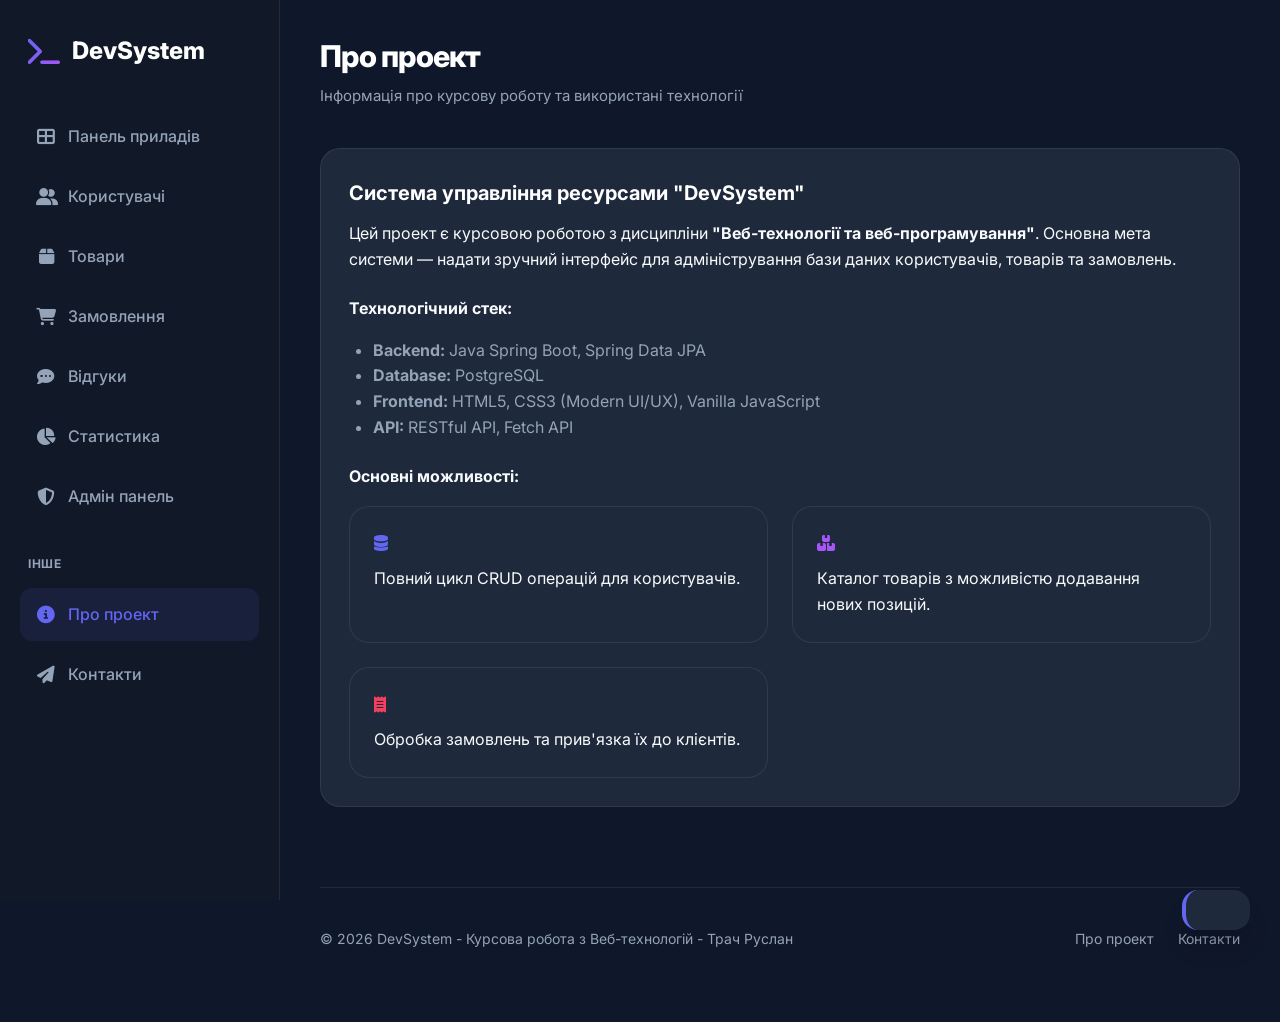
<file: src/main/resources/static/about.html>
<!DOCTYPE html>
<html lang="uk">
<head>
    <meta charset="UTF-8">
    <meta name="viewport" content="width=device-width, initial-scale=1.0">
    <title>DevSystem | Про проект</title>
    <link rel="stylesheet" href="style.css">
    <link href="https://fonts.googleapis.com/css2?family=Inter:wght@300;400;500;600;700;800&display=swap" rel="stylesheet">
    <link rel="stylesheet" href="https://cdnjs.cloudflare.com/ajax/libs/font-awesome/6.4.0/css/all.min.css">
</head>
<body>
    <div class="app-container">
        <aside class="sidebar" id="sidebar"></aside>

        <main class="main-content">
            <header>
                <div class="page-title animate">
                    <h1>Про проект</h1>
                    <p>Інформація про курсову роботу та використані технології</p>
                </div>
            </header>

            <div class="card animate">
                <h3 class="card-title">Система управління ресурсами "DevSystem"</h3>
                <p>Цей проект є курсовою роботою з дисципліни <strong>"Веб-технології та веб-програмування"</strong>. Основна мета системи — надати зручний інтерфейс для адміністрування бази даних користувачів, товарів та замовлень.</p>
                
                <h4 style="margin: 1.5rem 0 1rem;">Технологічний стек:</h4>
                <ul style="list-style: disc; margin-left: 1.5rem; color: var(--text-muted);">
                    <li><strong>Backend:</strong> Java Spring Boot, Spring Data JPA</li>
                    <li><strong>Database:</strong> PostgreSQL</li>
                    <li><strong>Frontend:</strong> HTML5, CSS3 (Modern UI/UX), Vanilla JavaScript</li>
                    <li><strong>API:</strong> RESTful API, Fetch API</li>
                </ul>

                <h4 style="margin: 1.5rem 0 1rem;">Основні можливості:</h4>
                <div class="grid">
                    <div class="card" style="padding: 1.5rem;">
                        <i class="fas fa-database" style="color: var(--primary);"></i>
                        <p style="margin-top: 10px;">Повний цикл CRUD операцій для користувачів.</p>
                    </div>
                    <div class="card" style="padding: 1.5rem;">
                        <i class="fas fa-boxes" style="color: var(--secondary);"></i>
                        <p style="margin-top: 10px;">Каталог товарів з можливістю додавання нових позицій.</p>
                    </div>
                    <div class="card" style="padding: 1.5rem;">
                        <i class="fas fa-receipt" style="color: var(--accent);"></i>
                        <p style="margin-top: 10px;">Обробка замовлень та прив'язка їх до клієнтів.</p>
                    </div>
                </div>
            </div>

            <footer class="main-footer animate">
                <p>&copy; 2026 DevSystem - Курсова робота з Веб-технологій - Трач Руслан</p>
                <div class="footer-links">
                    <a href="about.html">Про проект</a>
                    <a href="contacts.html">Контакти</a>
                </div>
            </footer>
        </main>
    </div>

    <div id="notification"></div>
    <script src="app.js"></script>
</body>
</html>
</file>
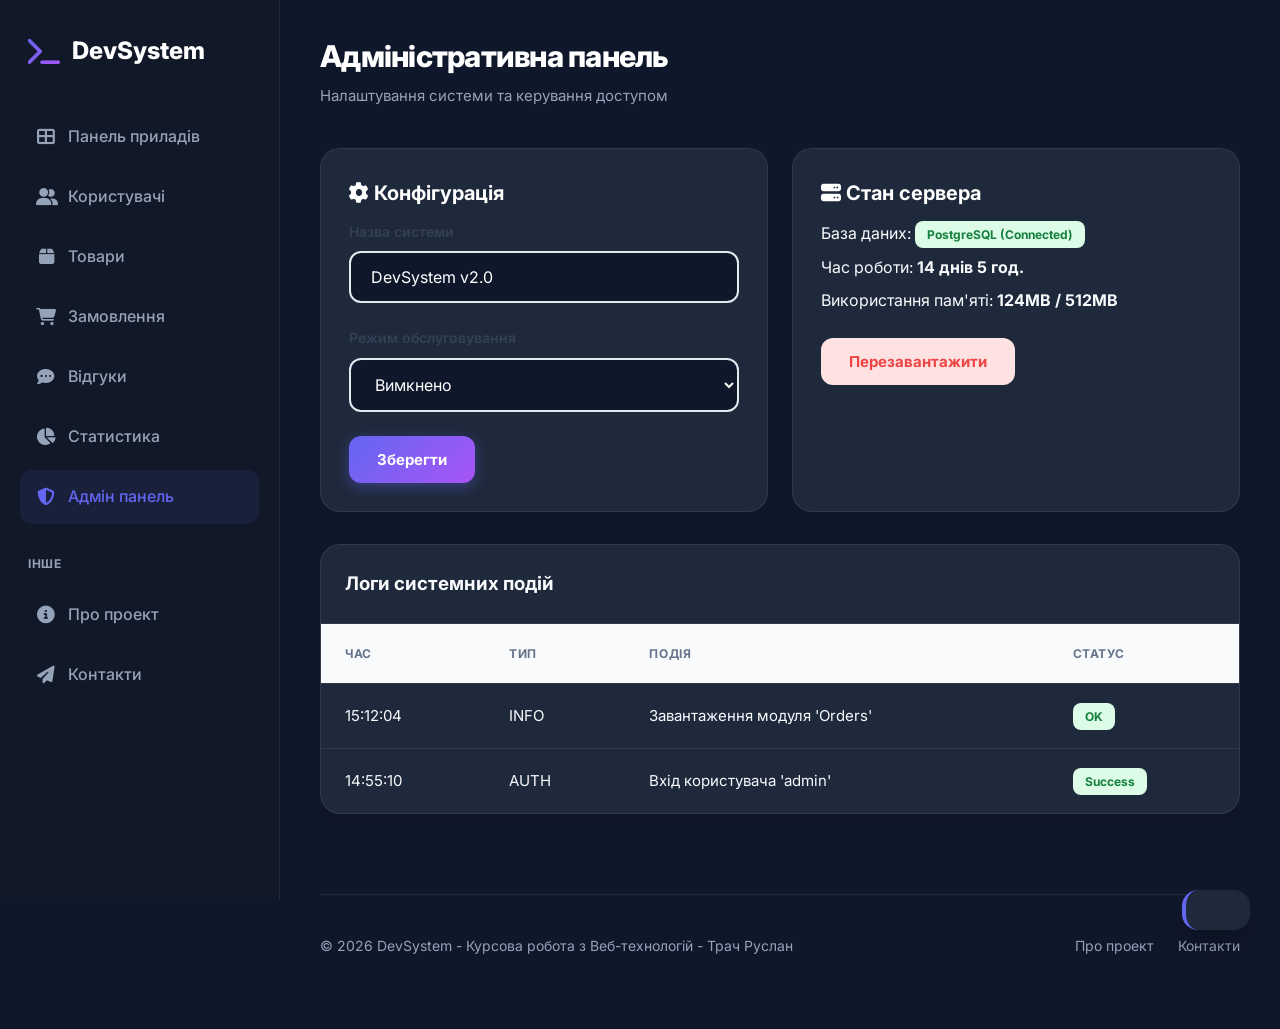
<file: src/main/resources/static/admin.html>
<!DOCTYPE html>
<html lang="uk">
<head>
    <meta charset="UTF-8">
    <meta name="viewport" content="width=device-width, initial-scale=1.0">
    <title>DevSystem | Адмін панель</title>
    <link rel="stylesheet" href="style.css">
    <link href="https://fonts.googleapis.com/css2?family=Inter:wght@300;400;500;600;700;800&display=swap" rel="stylesheet">
    <link rel="stylesheet" href="https://cdnjs.cloudflare.com/ajax/libs/font-awesome/6.4.0/css/all.min.css">
</head>
<body>
    <div class="app-container">
        <aside class="sidebar" id="sidebar"></aside>

        <main class="main-content">
            <header>
                <div class="page-title animate">
                    <h1>Адміністративна панель</h1>
                    <p>Налаштування системи та керування доступом</p>
                </div>
            </header>

            <div class="grid">
                <div class="card animate">
                    <h3 class="card-title"><i class="fas fa-cog"></i> Конфігурація</h3>
                    <div class="form-group">
                        <label>Назва системи</label>
                        <input type="text" value="DevSystem v2.0">
                    </div>
                    <div class="form-group">
                        <label>Режим обслуговування</label>
                        <select>
                            <option value="off">Вимкнено</option>
                            <option value="on">Увімкнено</option>
                        </select>
                    </div>
                    <button class="btn btn-primary btn-sm" onclick="showNotification('Налаштування збережено')">Зберегти</button>
                </div>

                <div class="card animate">
                    <h3 class="card-title"><i class="fas fa-server"></i> Стан сервера</h3>
                    <p style="margin-bottom: 0.5rem;">База даних: <span class="badge badge-new">PostgreSQL (Connected)</span></p>
                    <p style="margin-bottom: 0.5rem;">Час роботи: <strong>14 днів 5 год.</strong></p>
                    <p>Використання пам'яті: <strong>124MB / 512MB</strong></p>
                    <div style="margin-top: 1.5rem;">
                        <button class="btn btn-danger btn-sm" onclick="showNotification('Дія обмежена', 'error')">Перезавантажити</button>
                    </div>
                </div>
            </div>

            <div class="table-container animate" style="margin-top: 2rem;">
                <h3 style="padding: 1.5rem; border-bottom: 1px solid var(--border);">Логи системних подій</h3>
                <table>
                    <thead>
                        <tr>
                            <th>Час</th>
                            <th>Тип</th>
                            <th>Подія</th>
                            <th>Статус</th>
                        </tr>
                    </thead>
                    <tbody>
                        <tr>
                            <td>15:12:04</td>
                            <td>INFO</td>
                            <td>Завантаження модуля 'Orders'</td>
                            <td><span class="badge badge-new">OK</span></td>
                        </tr>
                        <tr>
                            <td>14:55:10</td>
                            <td>AUTH</td>
                            <td>Вхід користувача 'admin'</td>
                            <td><span class="badge badge-new">Success</span></td>
                        </tr>
                    </tbody>
                </table>
            </div>

            <footer class="main-footer animate">
                <p>&copy; 2026 DevSystem - Курсова робота з Веб-технологій - Трач Руслан</p>
                <div class="footer-links">
                    <a href="about.html">Про проект</a>
                    <a href="contacts.html">Контакти</a>
                </div>
            </footer>
        </main>
    </div>

    <div id="notification"></div>
    <script src="app.js"></script>
</body>
</html>
</file>
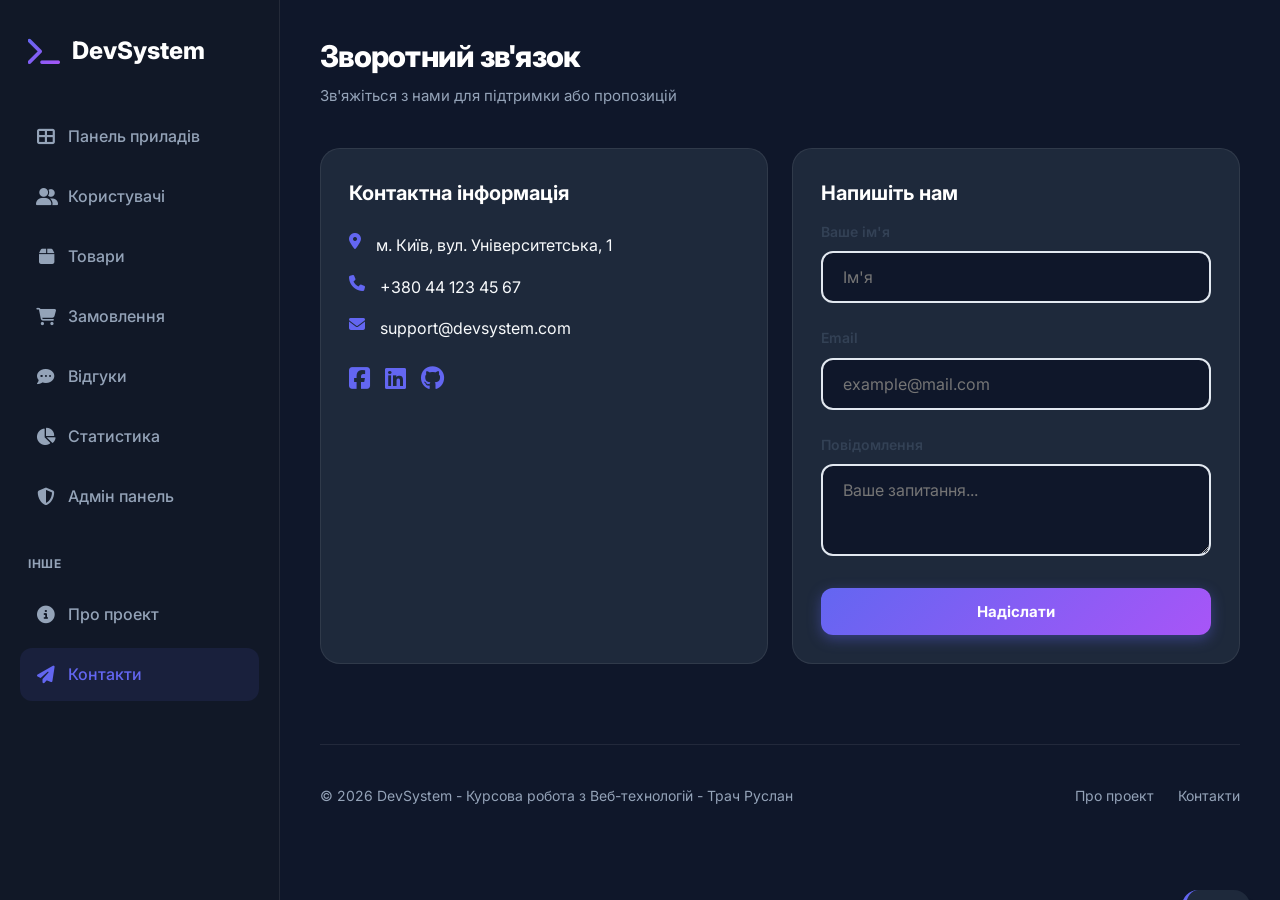
<file: src/main/resources/static/contacts.html>
<!DOCTYPE html>
<html lang="uk">
<head>
    <meta charset="UTF-8">
    <meta name="viewport" content="width=device-width, initial-scale=1.0">
    <title>DevSystem | Контакти</title>
    <link rel="stylesheet" href="style.css">
    <link href="https://fonts.googleapis.com/css2?family=Inter:wght@300;400;500;600;700;800&display=swap" rel="stylesheet">
    <link rel="stylesheet" href="https://cdnjs.cloudflare.com/ajax/libs/font-awesome/6.4.0/css/all.min.css">
</head>
<body>
    <div class="app-container">
        <aside class="sidebar" id="sidebar"></aside>

        <main class="main-content">
            <header>
                <div class="page-title animate">
                    <h1>Зворотний зв'язок</h1>
                    <p>Зв'яжіться з нами для підтримки або пропозицій</p>
                </div>
            </header>

            <div class="grid">
                <div class="card animate">
                    <h3 class="card-title">Контактна інформація</h3>
                    <div style="margin: 1.5rem 0;">
                        <div style="display: flex; gap: 15px; margin-bottom: 1rem;">
                            <i class="fas fa-map-marker-alt" style="color: var(--primary);"></i>
                            <span>м. Київ, вул. Університетська, 1</span>
                        </div>
                        <div style="display: flex; gap: 15px; margin-bottom: 1rem;">
                            <i class="fas fa-phone" style="color: var(--primary);"></i>
                            <span>+380 44 123 45 67</span>
                        </div>
                        <div style="display: flex; gap: 15px; margin-bottom: 1rem;">
                            <i class="fas fa-envelope" style="color: var(--primary);"></i>
                            <span>support@devsystem.com</span>
                        </div>
                    </div>
                    <div class="social-links" style="display: flex; gap: 15px; font-size: 1.5rem; color: var(--primary);">
                        <i class="fab fa-facebook-square"></i>
                        <i class="fab fa-linkedin"></i>
                        <i class="fab fa-github"></i>
                    </div>
                </div>

                <div class="card animate">
                    <h3 class="card-title">Напишіть нам</h3>
                    <form onsubmit="event.preventDefault(); showNotification('Повідомлення надіслано!'); this.reset();">
                        <div class="form-group">
                            <label>Ваше ім'я</label>
                            <input type="text" placeholder="Ім'я" required>
                        </div>
                        <div class="form-group">
                            <label>Email</label>
                            <input type="email" placeholder="example@mail.com" required>
                        </div>
                        <div class="form-group">
                            <label>Повідомлення</label>
                            <textarea rows="3" placeholder="Ваше запитання..."></textarea>
                        </div>
                        <button class="btn btn-primary" style="width: 100%;">Надіслати</button>
                    </form>
                </div>
            </div>

            <footer class="main-footer animate">
                <p>&copy; 2026 DevSystem - Курсова робота з Веб-технологій - Трач Руслан</p>
                <div class="footer-links">
                    <a href="about.html">Про проект</a>
                    <a href="contacts.html">Контакти</a>
                </div>
            </footer>
        </main>
    </div>

    <div id="notification"></div>
    <script src="app.js"></script>
</body>
</html>
</file>
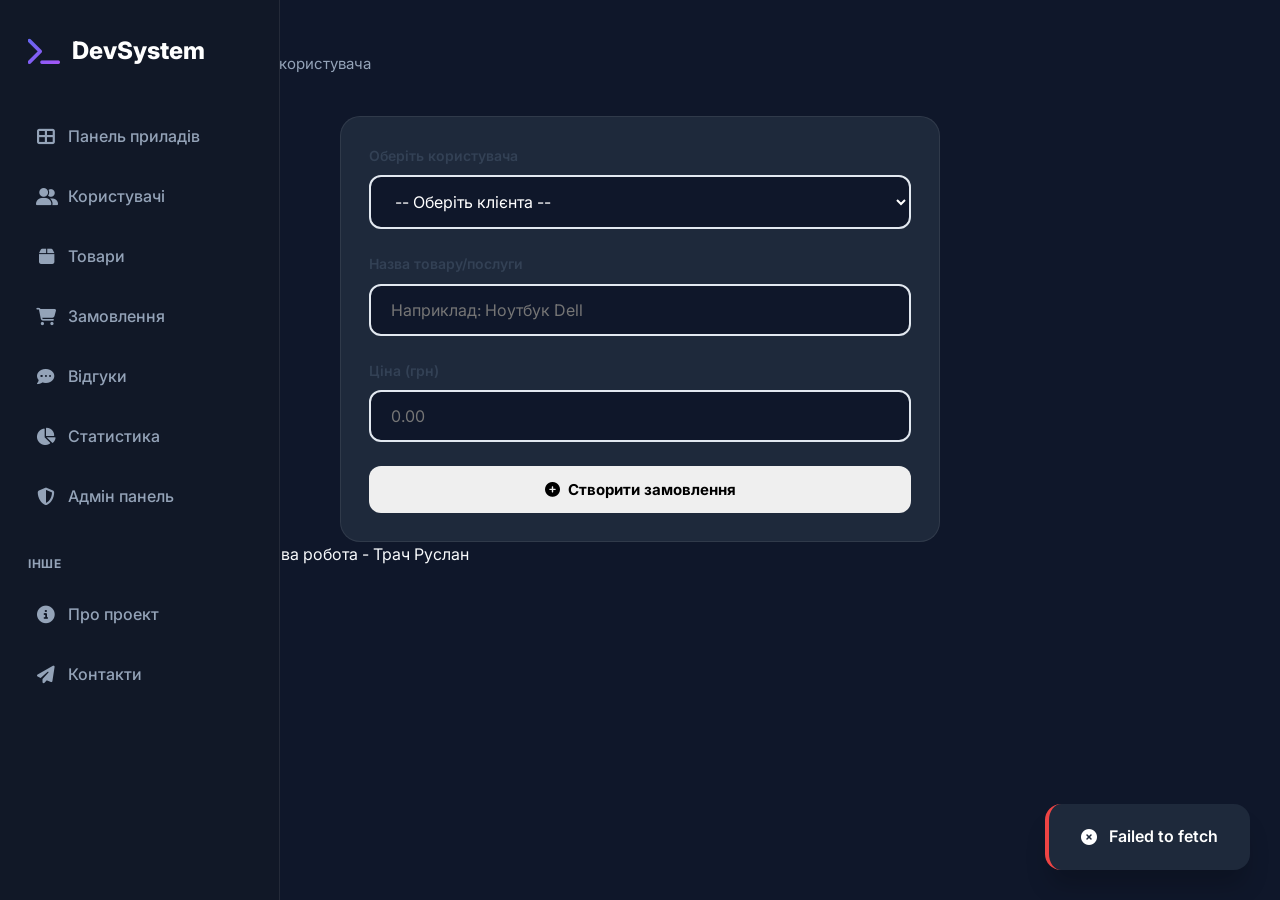
<file: src/main/resources/static/create-order.html>
<!DOCTYPE html>
<html lang="uk">
<head>
    <meta charset="UTF-8">
    <meta name="viewport" content="width=device-width, initial-scale=1.0">
    <title>Створити замовлення | Система управління</title>
    <link rel="stylesheet" href="style.css">
    <link href="https://fonts.googleapis.com/css2?family=Inter:wght@300;400;500;600;700&display=swap" rel="stylesheet">
    <link rel="stylesheet" href="https://cdnjs.cloudflare.com/ajax/libs/font-awesome/6.4.0/css/all.min.css">
</head>
<body>
    <nav class="sidebar" id="sidebar"></nav>

    <div class="main-wrapper">
        <header>
            <div class="page-title">
                <h1>Нове замовлення</h1>
                <p>Додавання замовлення для обраного користувача</p>
            </div>
        </header>

        <div class="card" style="max-width: 600px; margin: 0 auto;">
            <form id="createOrderForm">
                <div class="form-group">
                    <label for="userSelect">Оберіть користувача</label>
                    <select id="userSelect" required>
                        <option value="">Завантаження користувачів...</option>
                    </select>
                </div>
                <div class="form-group">
                    <label for="orderTitle">Назва товару/послуги</label>
                    <input type="text" id="orderTitle" placeholder="Наприклад: Ноутбук Dell" required>
                </div>
                <div class="form-group">
                    <label for="orderPrice">Ціна (грн)</label>
                    <input type="number" step="0.01" id="orderPrice" placeholder="0.00" required>
                </div>
                <div style="margin-top: 1rem;">
                    <button type="submit" class="btn btn-success" style="width: 100%; justify-content: center;">
                        <i class="fas fa-plus-circle"></i> Створити замовлення
                    </button>
                </div>
            </form>
        </div>

        <footer>
            <p>&copy; 2026 Система управління | Курсова робота - Трач Руслан</p>
        </footer>
    </div>

    <div id="notification"></div>
    <div class="loading-overlay" id="loadingOverlay">
        <div class="loader"></div>
    </div>

    <script src="app.js"></script>
    <script>
        document.addEventListener('DOMContentLoaded', async () => {
            const users = await fetchData('/users');
            const select = document.getElementById('userSelect');
            select.innerHTML = '<option value="">-- Оберіть клієнта --</option>';
            
            if (users) {
                users.forEach(user => {
                    const opt = document.createElement('option');
                    opt.value = user.id;
                    opt.textContent = `${user.name} (ID: ${user.id})`;
                    select.appendChild(opt);
                });
            }

            // Якщо ID передано в URL
            const urlParams = new URLSearchParams(window.location.search);
            if (urlParams.has('userId')) {
                select.value = urlParams.get('userId');
            }
        });

        document.getElementById('createOrderForm').addEventListener('submit', async (e) => {
            e.preventDefault();
            const userId = document.getElementById('userSelect').value;
            const orderData = {
                title: document.getElementById('orderTitle').value,
                price: parseFloat(document.getElementById('orderPrice').value)
            };
            
            const result = await postData(`/orders/${userId}`, orderData);
            if (result) {
                setTimeout(() => {
                    window.location.href = 'orders.html';
                }, 1500);
            }
        });
    </script>
</body>
</html>
</file>
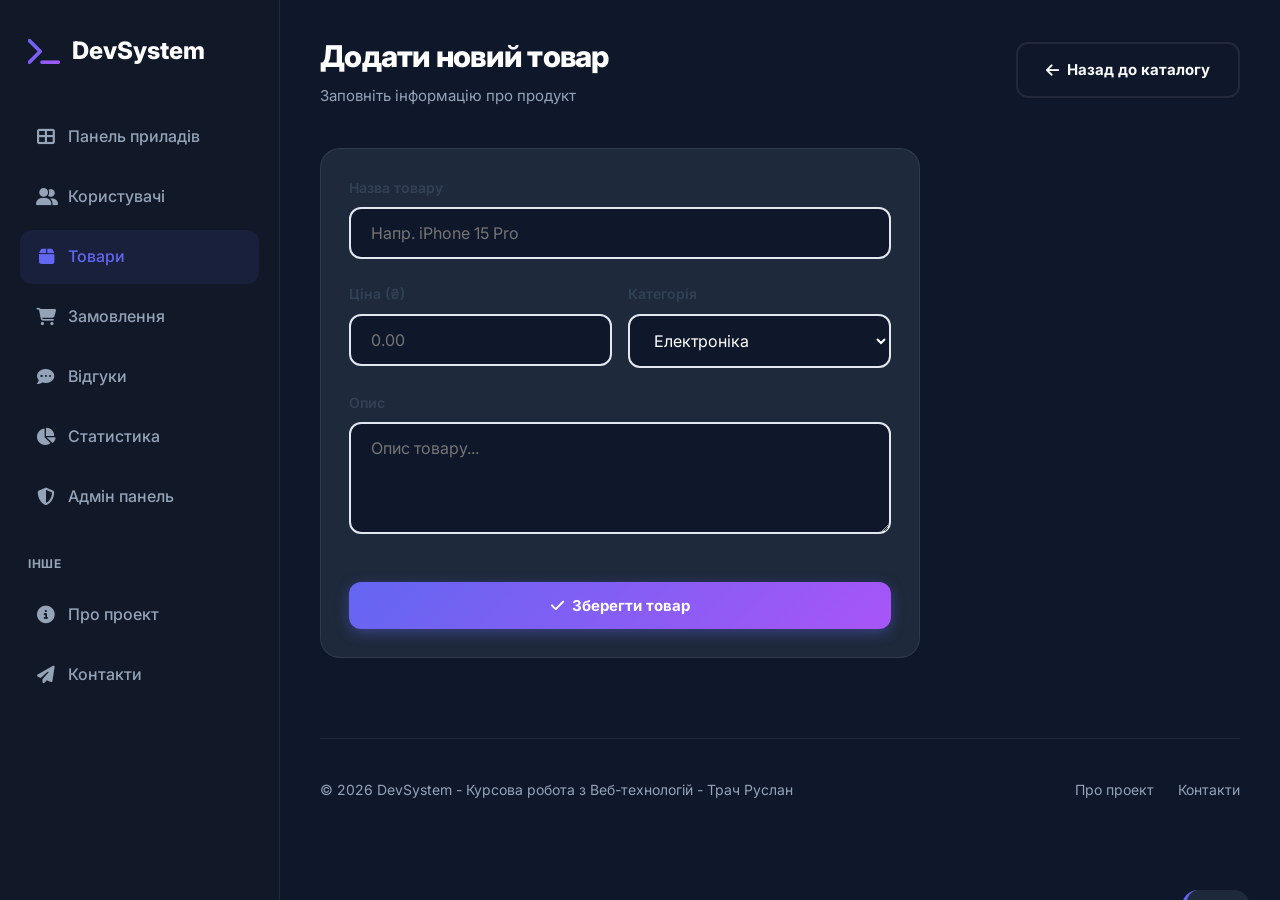
<file: src/main/resources/static/create-product.html>
<!DOCTYPE html>
<html lang="uk">
<head>
    <meta charset="UTF-8">
    <meta name="viewport" content="width=device-width, initial-scale=1.0">
    <title>DevSystem | Додати товар</title>
    <link rel="stylesheet" href="style.css">
    <link href="https://fonts.googleapis.com/css2?family=Inter:wght@300;400;500;600;700;800&display=swap" rel="stylesheet">
    <link rel="stylesheet" href="https://cdnjs.cloudflare.com/ajax/libs/font-awesome/6.4.0/css/all.min.css">
</head>
<body>
    <div class="app-container">
        <aside class="sidebar" id="sidebar"></aside>

        <main class="main-content">
            <header>
                <div class="page-title animate">
                    <h1>Додати новий товар</h1>
                    <p>Заповніть інформацію про продукт</p>
                </div>
                <div class="header-actions animate">
                    <a href="products.html" class="btn btn-outline">
                        <i class="fas fa-arrow-left"></i> Назад до каталогу
                    </a>
                </div>
            </header>

            <div class="card animate" style="max-width: 600px;">
                <form id="create-product-form">
                    <div class="form-group">
                        <label for="title">Назва товару</label>
                        <input type="text" id="title" name="title" placeholder="Напр. iPhone 15 Pro" required>
                    </div>
                    <div class="grid" style="grid-template-columns: 1fr 1fr; gap: 1rem;">
                        <div class="form-group">
                            <label for="price">Ціна (₴)</label>
                            <input type="number" id="price" name="price" placeholder="0.00" step="0.01" required>
                        </div>
                        <div class="form-group">
                            <label for="category">Категорія</label>
                            <select id="category" name="category">
                                <option value="Електроніка">Електроніка</option>
                                <option value="Аксесуари">Аксесуари</option>
                                <option value="Побутова техніка">Побутова техніка</option>
                                <option value="Інше">Інше</option>
                            </select>
                        </div>
                    </div>
                    <div class="form-group">
                        <label for="description">Опис</label>
                        <textarea id="description" name="description" rows="4" placeholder="Опис товару..."></textarea>
                    </div>
                    <button type="submit" class="btn btn-primary" style="width: 100%; margin-top: 1rem;">
                        <i class="fas fa-check"></i> Зберегти товар
                    </button>
                </form>
            </div>

            <footer class="main-footer animate">
                <p>&copy; 2026 DevSystem - Курсова робота з Веб-технологій - Трач Руслан</p>
                <div class="footer-links">
                    <a href="about.html">Про проект</a>
                    <a href="contacts.html">Контакти</a>
                </div>
            </footer>
        </main>
    </div>

    <div id="notification"></div>
    <script src="app.js"></script>
</body>
</html>
</file>
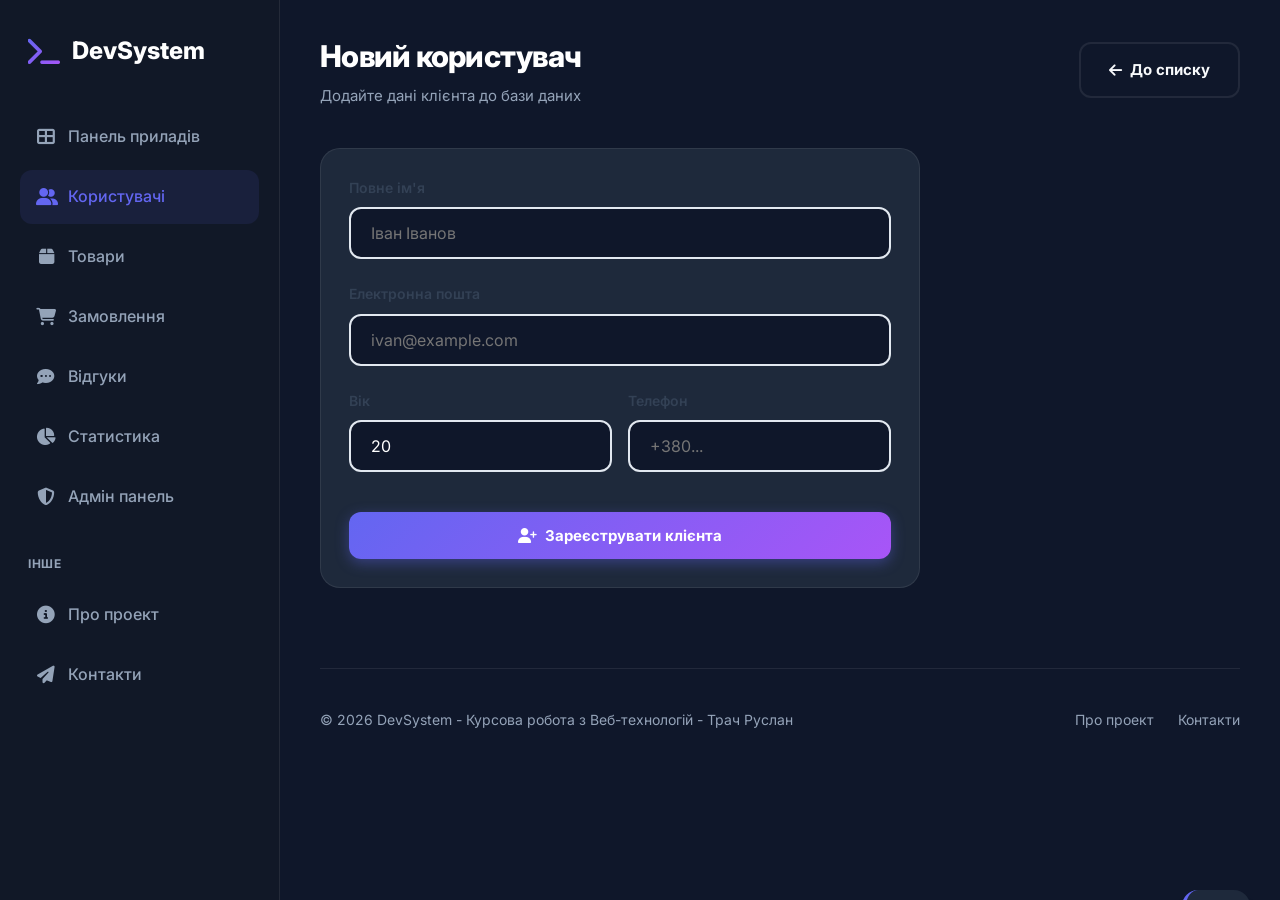
<file: src/main/resources/static/create-user.html>
<!DOCTYPE html>
<html lang="uk">
<head>
    <meta charset="UTF-8">
    <meta name="viewport" content="width=device-width, initial-scale=1.0">
    <title>DevSystem | Створити користувача</title>
    <link rel="stylesheet" href="style.css">
    <link href="https://fonts.googleapis.com/css2?family=Inter:wght@300;400;500;600;700;800&display=swap" rel="stylesheet">
    <link rel="stylesheet" href="https://cdnjs.cloudflare.com/ajax/libs/font-awesome/6.4.0/css/all.min.css">
</head>
<body>
    <div class="app-container">
        <aside class="sidebar" id="sidebar"></aside>

        <main class="main-content">
            <header>
                <div class="page-title animate">
                    <h1>Новий користувач</h1>
                    <p>Додайте дані клієнта до бази даних</p>
                </div>
                <div class="header-actions animate">
                    <a href="users.html" class="btn btn-outline">
                        <i class="fas fa-arrow-left"></i> До списку
                    </a>
                </div>
            </header>

            <div class="card animate" style="max-width: 600px;">
                <form id="create-user-form">
                    <div class="form-group">
                        <label for="name">Повне ім'я</label>
                        <input type="text" id="name" name="name" placeholder="Іван Іванов" required>
                    </div>
                    <div class="form-group">
                        <label for="email">Електронна пошта</label>
                        <input type="email" id="email" name="email" placeholder="ivan@example.com" required>
                    </div>
                    <div class="grid" style="grid-template-columns: 1fr 1fr; gap: 1rem;">
                        <div class="form-group">
                            <label for="age">Вік</label>
                            <input type="number" id="age" name="age" min="18" max="100" value="20" required>
                        </div>
                        <div class="form-group">
                            <label for="phoneNumber">Телефон</label>
                            <input type="tel" id="phoneNumber" name="phoneNumber" placeholder="+380...">
                        </div>
                    </div>
                    <button type="submit" class="btn btn-primary" style="width: 100%; margin-top: 1rem;">
                        <i class="fas fa-user-plus"></i> Зареєструвати клієнта
                    </button>
                </form>
            </div>

            <footer class="main-footer animate">
                <p>&copy; 2026 DevSystem - Курсова робота з Веб-технологій - Трач Руслан</p>
                <div class="footer-links">
                    <a href="about.html">Про проект</a>
                    <a href="contacts.html">Контакти</a>
                </div>
            </footer>
        </main>
    </div>

    <div id="notification"></div>
    <script src="app.js"></script>
</body>
</html>
</file>
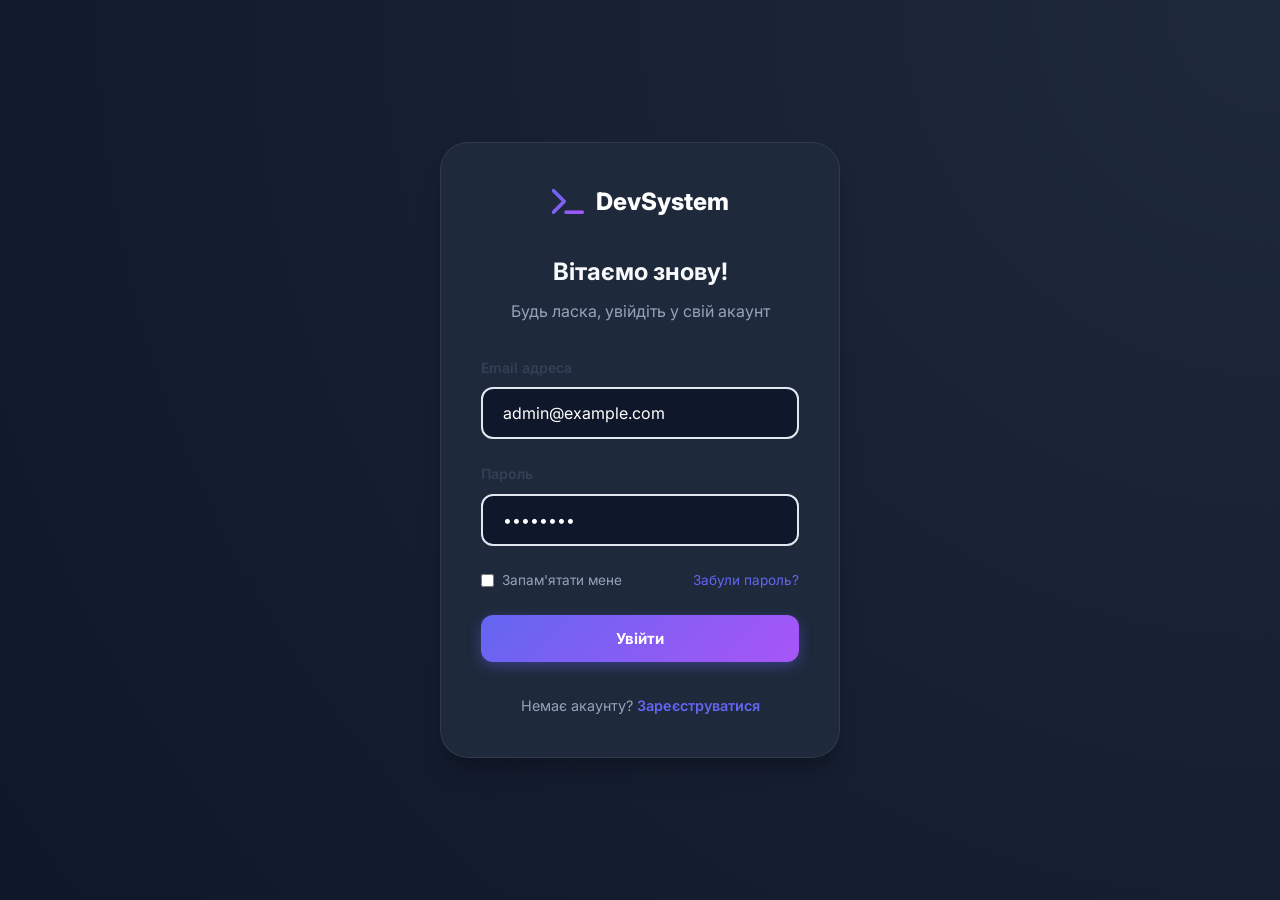
<file: src/main/resources/static/login.html>
<!DOCTYPE html>
<html lang="uk">
<head>
    <meta charset="UTF-8">
    <meta name="viewport" content="width=device-width, initial-scale=1.0">
    <title>DevSystem | Вхід</title>
    <link rel="stylesheet" href="style.css">
    <link href="https://fonts.googleapis.com/css2?family=Inter:wght@300;400;500;600;700;800&display=swap" rel="stylesheet">
    <link rel="stylesheet" href="https://cdnjs.cloudflare.com/ajax/libs/font-awesome/6.4.0/css/all.min.css">
    <style>
        body {
            display: flex;
            align-items: center;
            justify-content: center;
            min-height: 100vh;
            background: radial-gradient(circle at top right, #1e293b, #0f172a);
        }
        .login-card {
            width: 100%;
            max-width: 400px;
            padding: 2.5rem;
            background: var(--bg-card);
            border-radius: var(--radius-xl);
            border: 1px solid var(--border);
            box-shadow: var(--shadow-lg);
        }
    </style>
</head>
<body>
    <div class="login-card animate">
        <div class="logo" style="justify-content: center; margin-bottom: 2rem;">
            <i class="fas fa-terminal"></i>
            <span>DevSystem</span>
        </div>
        <h2 class="text-center" style="margin-bottom: 0.5rem;">Вітаємо знову!</h2>
        <p class="text-center" style="color: var(--text-muted); margin-bottom: 2rem;">Будь ласка, увійдіть у свій акаунт</p>
        
        <form id="login-form">
            <div class="form-group">
                <label>Email адреса</label>
                <input type="email" placeholder="admin@example.com" required value="admin@example.com">
            </div>
            <div class="form-group">
                <label>Пароль</label>
                <input type="password" placeholder="••••••••" required value="admin123">
            </div>
            <div style="display: flex; justify-content: space-between; align-items: center; margin-bottom: 1.5rem;">
                <label style="display: flex; align-items: center; gap: 8px; font-size: 0.85rem; color: var(--text-muted); cursor: pointer;">
                    <input type="checkbox" style="width: auto;"> Запам'ятати мене
                </label>
                <a href="#" style="font-size: 0.85rem; color: var(--primary);">Забули пароль?</a>
            </div>
            <button type="submit" class="btn btn-primary" style="width: 100%;">Увійти</button>
        </form>
        
        <p class="text-center" style="margin-top: 2rem; font-size: 0.9rem; color: var(--text-muted);">
            Немає акаунту? <a href="#" style="color: var(--primary); font-weight: 600;">Зареєструватися</a>
        </p>
    </div>

    <script src="app.js"></script>
    <script>
        document.getElementById('login-form').addEventListener('submit', (e) => {
            e.preventDefault();
            showNotification('Вхід успішний! Перенаправлення...');
            setTimeout(() => window.location.href = 'index.html', 1000);
        });
    </script>
</body>
</html>
</file>
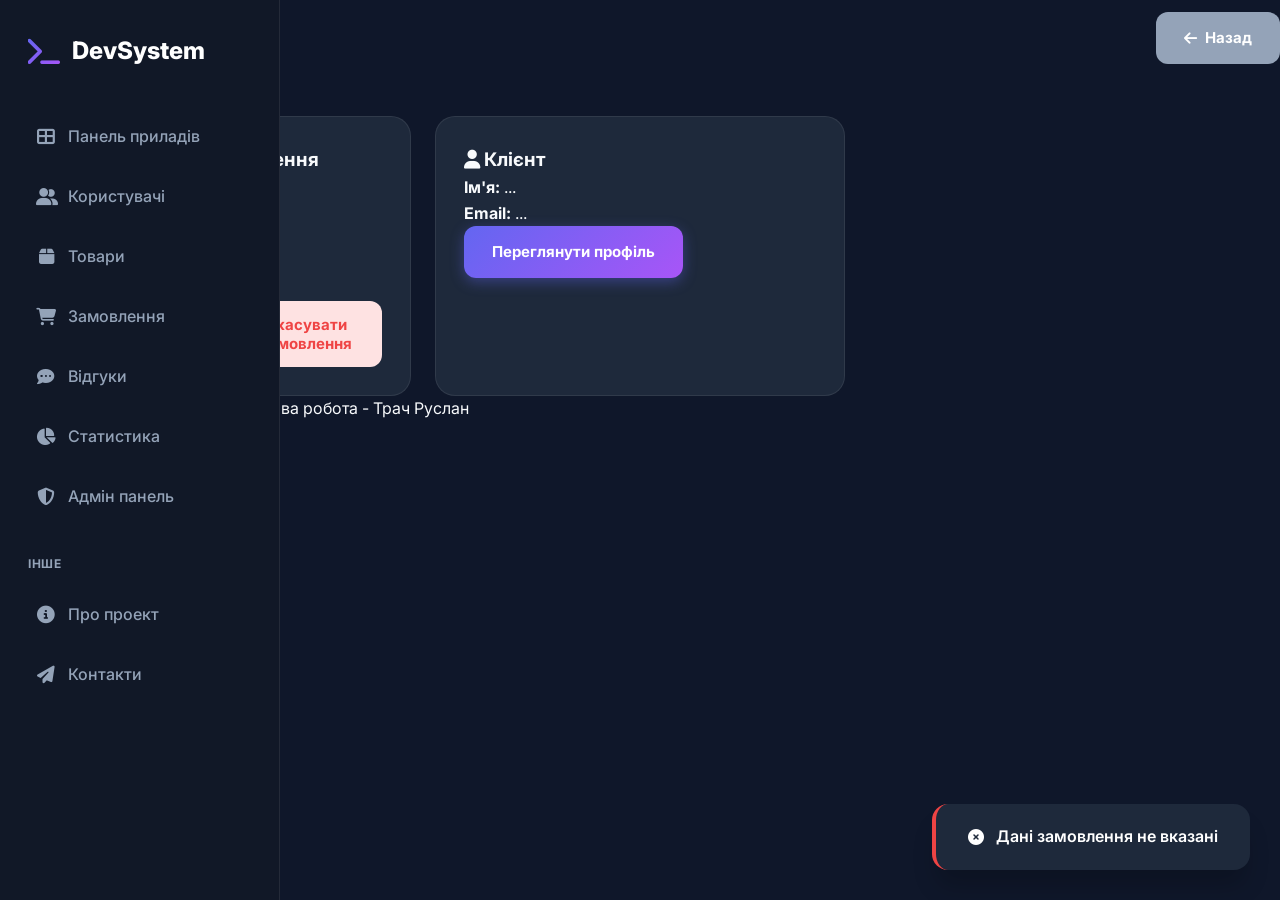
<file: src/main/resources/static/order-details.html>
<!DOCTYPE html>
<html lang="uk">
<head>
    <meta charset="UTF-8">
    <meta name="viewport" content="width=device-width, initial-scale=1.0">
    <title>Деталі замовлення | Система управління</title>
    <link rel="stylesheet" href="style.css">
    <link href="https://fonts.googleapis.com/css2?family=Inter:wght@300;400;500;600;700&display=swap" rel="stylesheet">
    <link rel="stylesheet" href="https://cdnjs.cloudflare.com/ajax/libs/font-awesome/6.4.0/css/all.min.css">
</head>
<body>
    <nav class="sidebar" id="sidebar"></nav>

    <div class="main-wrapper">
        <header>
            <div class="page-title">
                <h1>Деталі замовлення</h1>
                <p id="orderSubtitle">Завантаження...</p>
            </div>
            <a href="orders.html" class="btn btn-secondary btn-sm" style="background: var(--text-muted); color: white;">
                <i class="fas fa-arrow-left"></i> Назад
            </a>
        </header>

        <div class="grid">
            <div class="card">
                <h3><i class="fas fa-shopping-cart"></i> Інформація про замовлення</h3>
                <div id="orderInfo">
                    <p><strong>ID замовлення:</strong> <span id="o-id">...</span></p>
                    <p><strong>Назва товару:</strong> <span id="o-title">...</span></p>
                    <p><strong>Ціна:</strong> <span id="o-price">...</span> грн</p>
                    <p><strong>Статус:</strong> <span id="o-status" class="badge badge-new">NEW</span></p>
                </div>
                <div style="margin-top: 1.5rem; display: flex; gap: 0.5rem;">
                    <button id="markDoneBtn" class="btn btn-success btn-sm">
                        <i class="fas fa-check"></i> Позначити як виконано
                    </button>
                    <button id="deleteOrderBtn" class="btn btn-danger btn-sm">
                        <i class="fas fa-trash"></i> Скасувати замовлення
                    </button>
                </div>
            </div>

            <div class="card">
                <h3><i class="fas fa-user"></i> Клієнт</h3>
                <div id="customerSummary">
                    <p><strong>Ім'я:</strong> <span id="c-name">...</span></p>
                    <p><strong>Email:</strong> <span id="c-email">...</span></p>
                    <a id="viewCustomerBtn" href="#" class="btn btn-primary btn-sm mt-4">Переглянути профіль</a>
                </div>
            </div>
        </div>

        <footer>
            <p>&copy; 2026 Система управління | Курсова робота - Трач Руслан</p>
        </footer>
    </div>

    <div id="notification"></div>
    <div class="loading-overlay" id="loadingOverlay">
        <div class="loader"></div>
    </div>

    <script src="app.js"></script>
    <script>
        const urlParams = new URLSearchParams(window.location.search);
        const orderId = urlParams.get('id');
        const userId = urlParams.get('userId');

        async function loadOrderDetails() {
            if (!orderId || !userId) {
                showNotification('Дані замовлення не вказані', 'error');
                return;
            }

            const orders = await fetchData(`/orders/${userId}`);
            const order = orders ? orders.find(o => o.id == orderId) : null;

            const users = await fetchData('/users');
            const user = users ? users.find(u => u.id == userId) : null;

            if (order && user) {
                document.getElementById('orderSubtitle').textContent = `Замовлення #${order.id} - ${order.title}`;
                document.getElementById('o-id').textContent = order.id;
                document.getElementById('o-title').textContent = order.title;
                document.getElementById('o-price').textContent = order.price.toFixed(2);
                
                document.getElementById('c-name').textContent = user.name;
                document.getElementById('c-email').textContent = user.email;
                document.getElementById('viewCustomerBtn').href = `user-details.html?id=${user.id}`;
                
                document.getElementById('deleteOrderBtn').onclick = async () => {
                    if (await deleteData(`/orders/${order.id}`)) window.location.href = 'orders.html';
                };

                document.getElementById('markDoneBtn').onclick = () => {
                    const statusBadge = document.getElementById('o-status');
                    statusBadge.textContent = 'DONE';
                    statusBadge.className = 'badge badge-done';
                    showNotification('Статус оновлено (локально)');
                };
            } else {
                showNotification('Замовлення або користувача не знайдено', 'error');
            }
        }

        document.addEventListener('DOMContentLoaded', loadOrderDetails);
    </script>
</body>
</html>
</file>
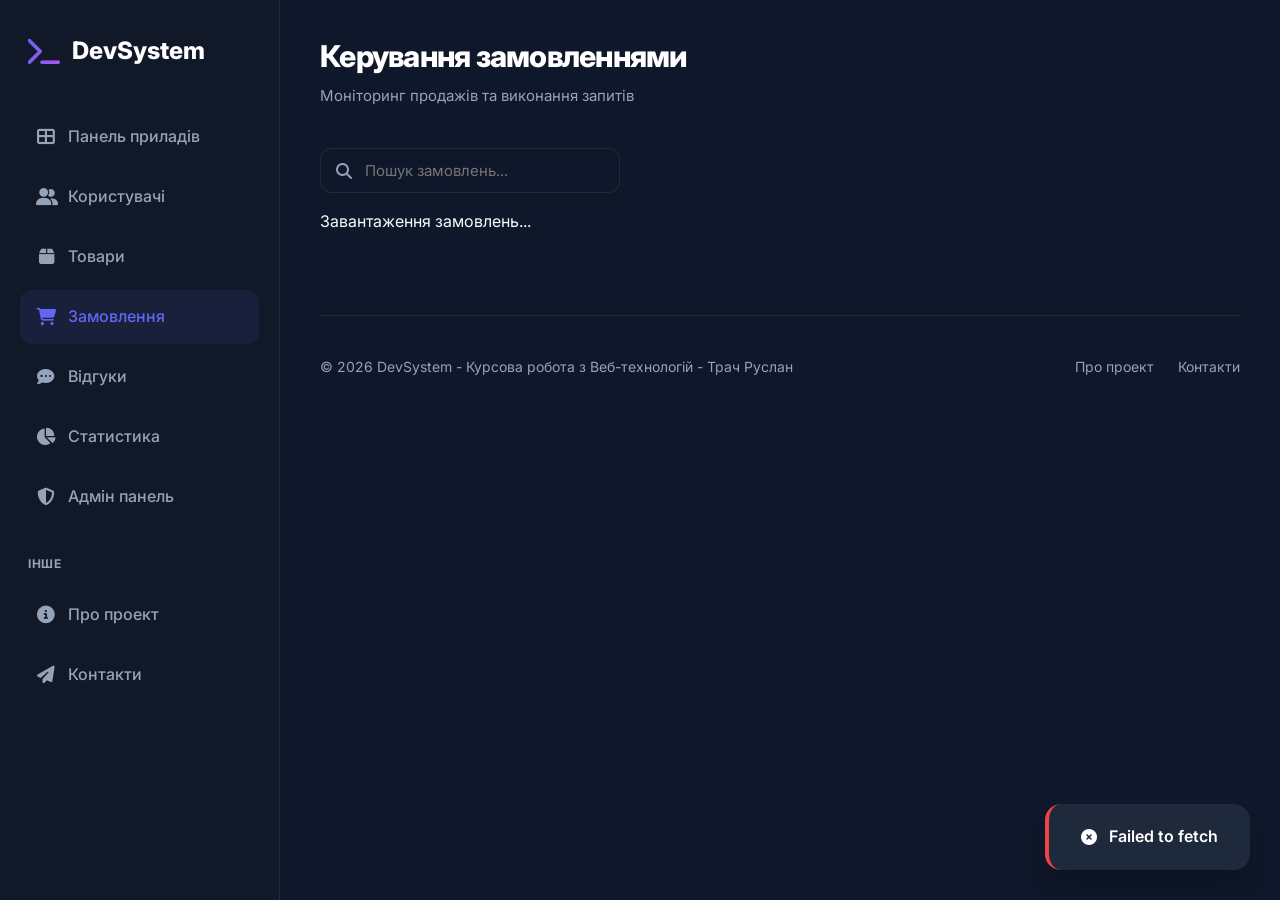
<file: src/main/resources/static/orders.html>
<!DOCTYPE html>
<html lang="uk">
<head>
    <meta charset="UTF-8">
    <meta name="viewport" content="width=device-width, initial-scale=1.0">
    <title>DevSystem | Замовлення</title>
    <link rel="stylesheet" href="style.css">
    <link href="https://fonts.googleapis.com/css2?family=Inter:wght@300;400;500;600;700;800&display=swap" rel="stylesheet">
    <link rel="stylesheet" href="https://cdnjs.cloudflare.com/ajax/libs/font-awesome/6.4.0/css/all.min.css">
</head>
<body>
    <div class="app-container">
        <aside class="sidebar" id="sidebar"></aside>

        <main class="main-content">
            <header>
                <div class="page-title animate">
                    <h1>Керування замовленнями</h1>
                    <p>Моніторинг продажів та виконання запитів</p>
                </div>
            </header>

            <div class="search-container animate">
                <i class="fas fa-search"></i>
                <input type="text" id="search-orders" placeholder="Пошук замовлень...">
            </div>

            <div id="orders-list" class="animate">
                <!-- Замовлення завантажуються динамічно -->
                <p>Завантаження замовлень...</p>
            </div>

            <footer class="main-footer animate">
                <p>&copy; 2026 DevSystem - Курсова робота з Веб-технологій - Трач Руслан</p>
                <div class="footer-links">
                    <a href="about.html">Про проект</a>
                    <a href="contacts.html">Контакти</a>
                </div>
            </footer>
        </main>
    </div>

    <div id="notification"></div>
    <script src="app.js"></script>
</body>
</html>
</file>
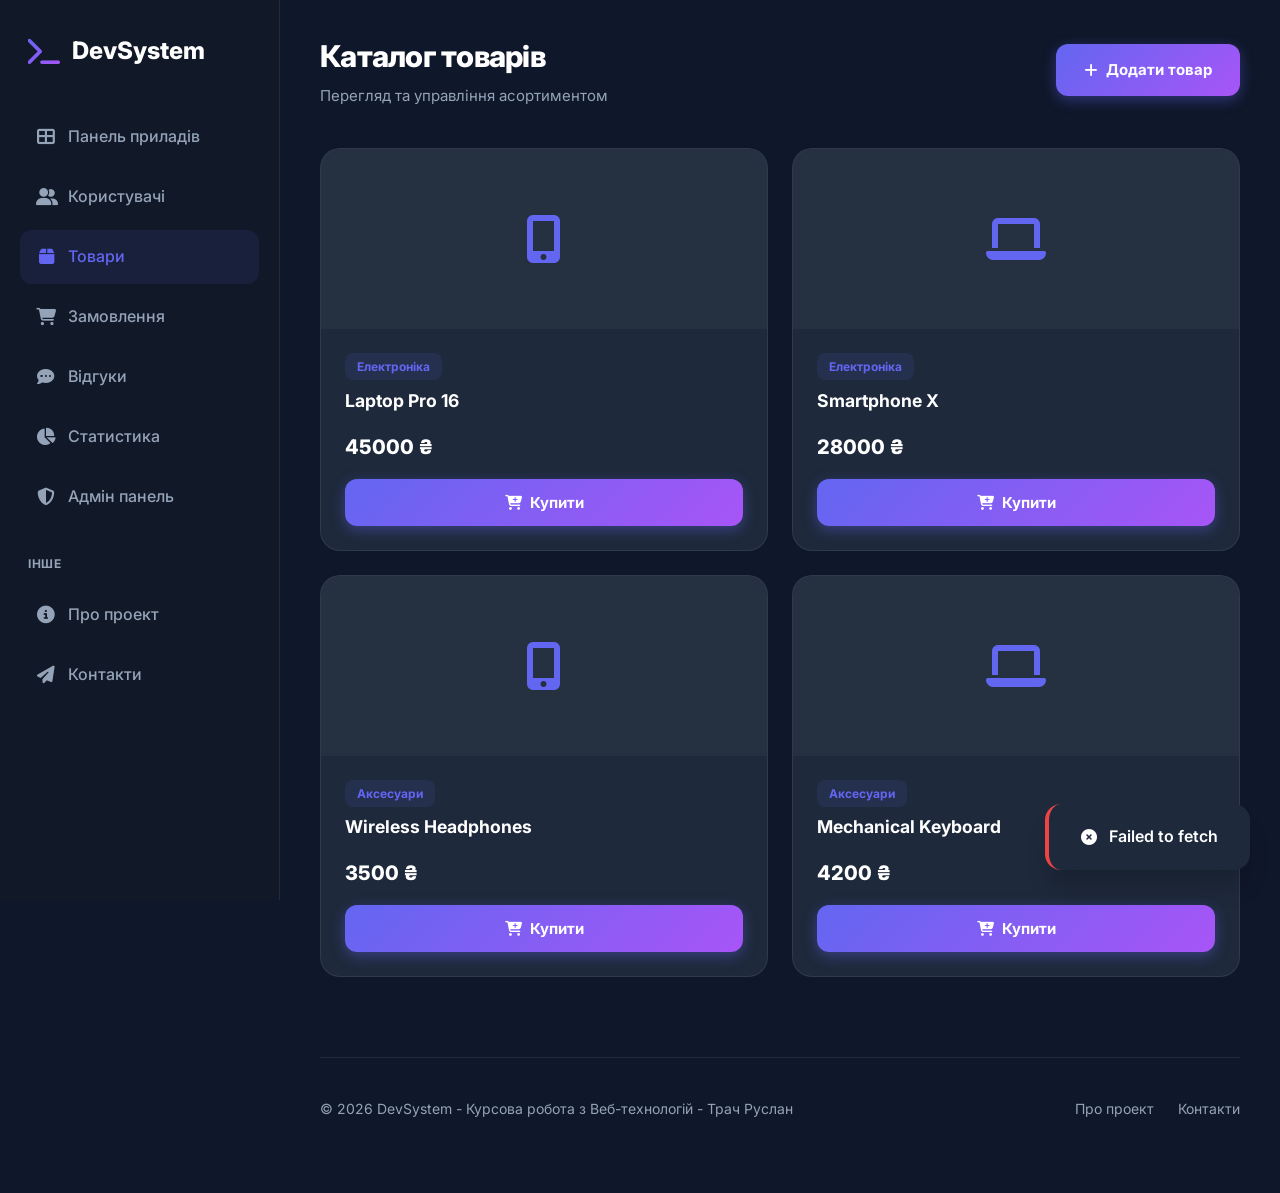
<file: src/main/resources/static/products.html>
<!DOCTYPE html>
<html lang="uk">
<head>
    <meta charset="UTF-8">
    <meta name="viewport" content="width=device-width, initial-scale=1.0">
    <title>DevSystem | Товари</title>
    <link rel="stylesheet" href="style.css">
    <link href="https://fonts.googleapis.com/css2?family=Inter:wght@300;400;500;600;700;800&display=swap" rel="stylesheet">
    <link rel="stylesheet" href="https://cdnjs.cloudflare.com/ajax/libs/font-awesome/6.4.0/css/all.min.css">
</head>
<body>
    <div class="app-container">
        <aside class="sidebar" id="sidebar"></aside>

        <main class="main-content">
            <header>
                <div class="page-title animate">
                    <h1>Каталог товарів</h1>
                    <p>Перегляд та управління асортиментом</p>
                </div>
                <div class="header-actions animate">
                    <a href="create-product.html" class="btn btn-primary">
                        <i class="fas fa-plus"></i> Додати товар
                    </a>
                </div>
            </header>

            <div class="grid" id="products-grid">
                <!-- Картки товарів завантажуються через app.js -->
                <p class="animate">Завантаження товарів...</p>
            </div>

            <footer class="main-footer animate">
                <p>&copy; 2026 DevSystem - Курсова робота з Веб-технологій - Трач Руслан</p>
                <div class="footer-links">
                    <a href="about.html">Про проект</a>
                    <a href="contacts.html">Контакти</a>
                </div>
            </footer>
        </main>
    </div>

    <div id="notification"></div>
    <script src="app.js"></script>
</body>
</html>
</file>
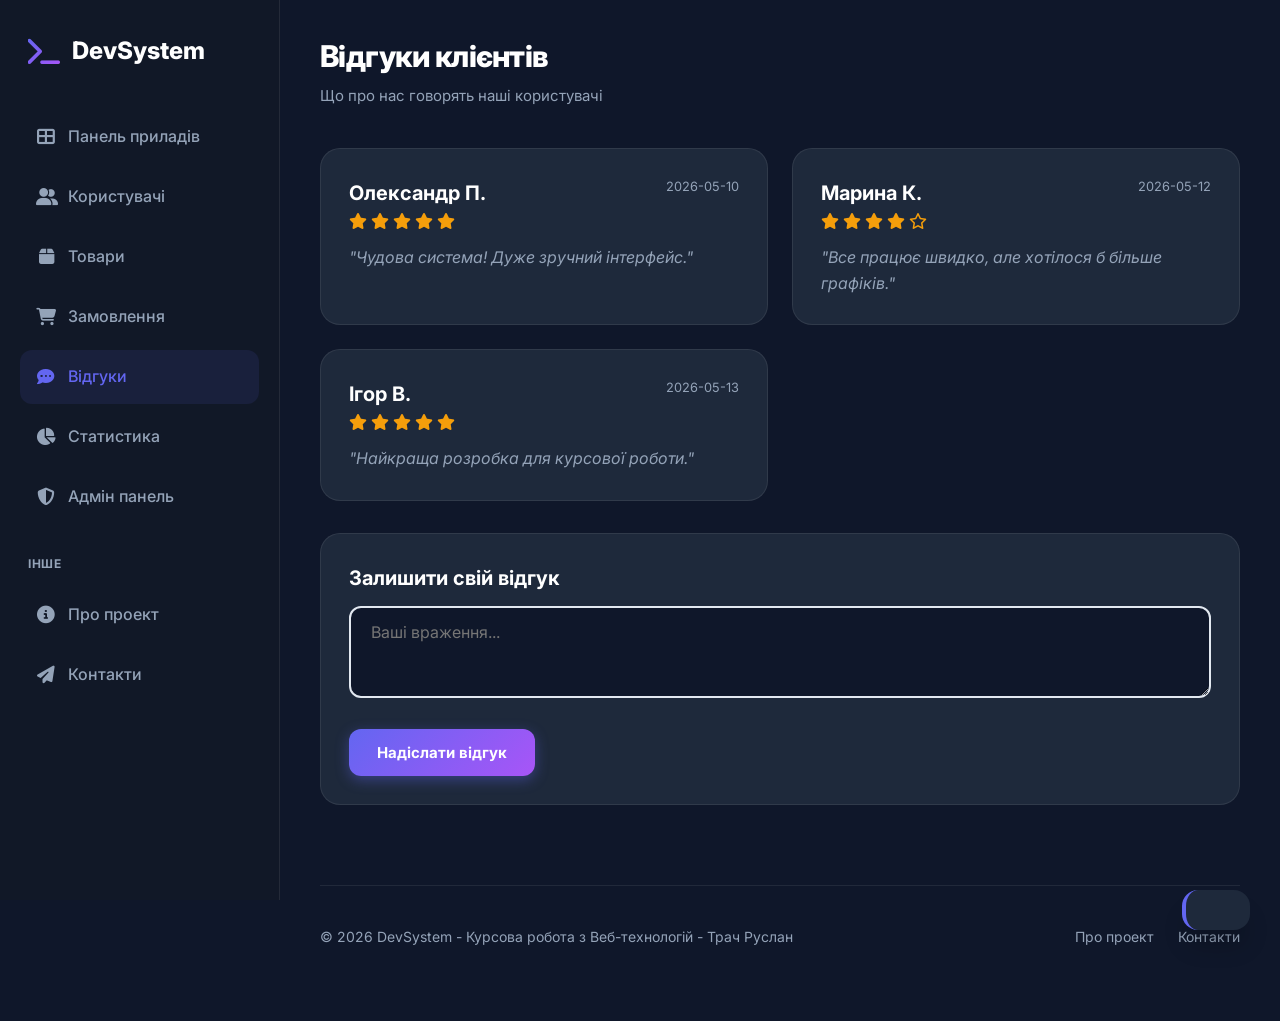
<file: src/main/resources/static/reviews.html>
<!DOCTYPE html>
<html lang="uk">
<head>
    <meta charset="UTF-8">
    <meta name="viewport" content="width=device-width, initial-scale=1.0">
    <title>DevSystem | Відгуки</title>
    <link rel="stylesheet" href="style.css">
    <link href="https://fonts.googleapis.com/css2?family=Inter:wght@300;400;500;600;700;800&display=swap" rel="stylesheet">
    <link rel="stylesheet" href="https://cdnjs.cloudflare.com/ajax/libs/font-awesome/6.4.0/css/all.min.css">
</head>
<body>
    <div class="app-container">
        <aside class="sidebar" id="sidebar"></aside>

        <main class="main-content">
            <header>
                <div class="page-title animate">
                    <h1>Відгуки клієнтів</h1>
                    <p>Що про нас говорять наші користувачі</p>
                </div>
            </header>

            <div class="grid" id="reviews-container">
                <!-- Відгуки завантажуються через app.js -->
            </div>

            <div class="card animate" style="margin-top: 2rem;">
                <h3 class="card-title">Залишити свій відгук</h3>
                <form onsubmit="event.preventDefault(); showNotification('Дякуємо за ваш відгук!'); this.reset();">
                    <div class="form-group">
                        <textarea rows="3" placeholder="Ваші враження..."></textarea>
                    </div>
                    <button class="btn btn-primary">Надіслати відгук</button>
                </form>
            </div>

            <footer class="main-footer animate">
                <p>&copy; 2026 DevSystem - Курсова робота з Веб-технологій - Трач Руслан</p>
                <div class="footer-links">
                    <a href="about.html">Про проект</a>
                    <a href="contacts.html">Контакти</a>
                </div>
            </footer>
        </main>
    </div>

    <div id="notification"></div>
    <script src="app.js"></script>
</body>
</html>
</file>
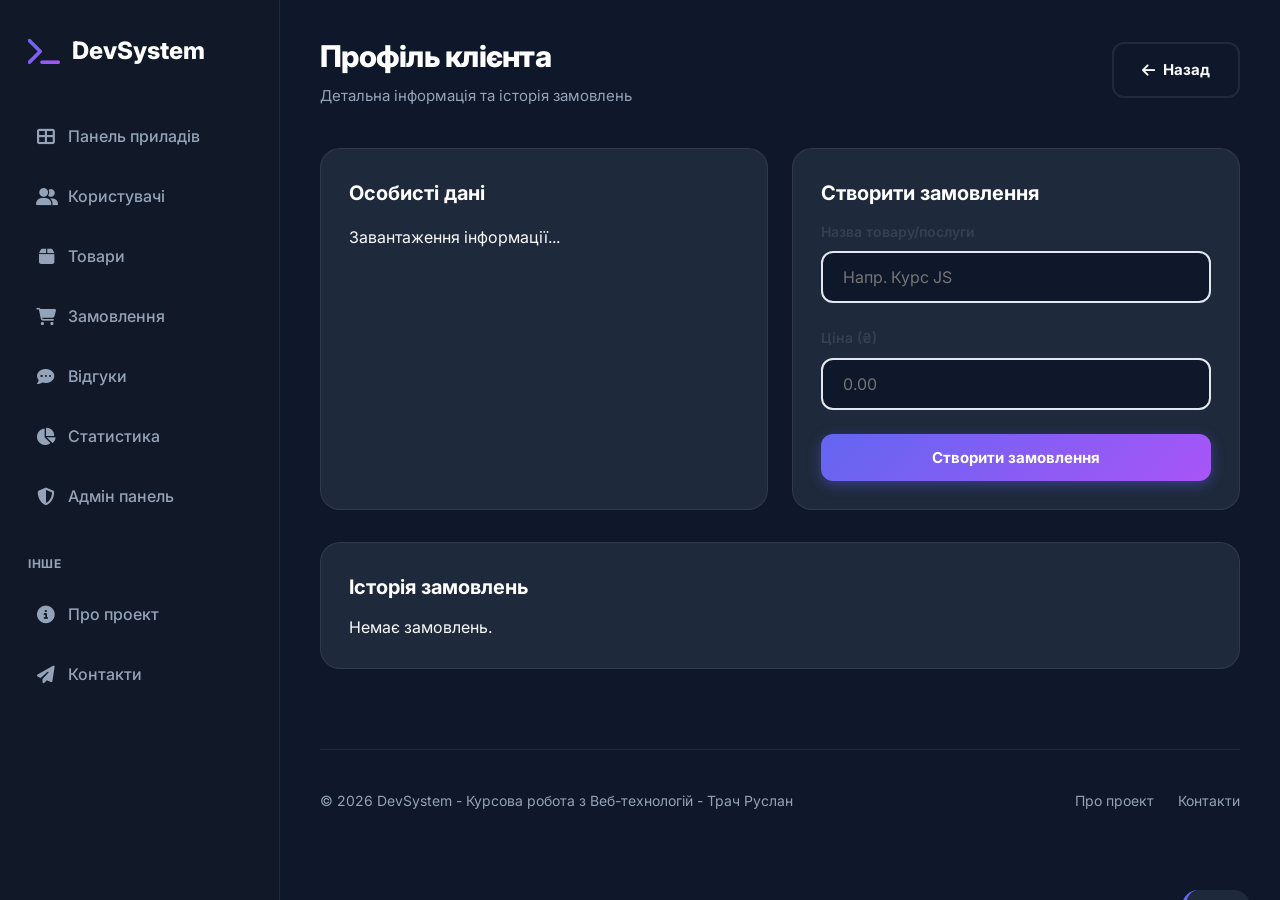
<file: src/main/resources/static/user-details.html>
<!DOCTYPE html>
<html lang="uk">
<head>
    <meta charset="UTF-8">
    <meta name="viewport" content="width=device-width, initial-scale=1.0">
    <title>DevSystem | Деталі користувача</title>
    <link rel="stylesheet" href="style.css">
    <link href="https://fonts.googleapis.com/css2?family=Inter:wght@300;400;500;600;700;800&display=swap" rel="stylesheet">
    <link rel="stylesheet" href="https://cdnjs.cloudflare.com/ajax/libs/font-awesome/6.4.0/css/all.min.css">
</head>
<body>
    <div class="app-container">
        <aside class="sidebar" id="sidebar"></aside>

        <main class="main-content">
            <header>
                <div class="page-title animate">
                    <h1>Профіль клієнта</h1>
                    <p>Детальна інформація та історія замовлень</p>
                </div>
                <div class="header-actions animate">
                    <a href="users.html" class="btn btn-outline">
                        <i class="fas fa-arrow-left"></i> Назад
                    </a>
                </div>
            </header>

            <div class="grid">
                <div class="card animate">
                    <h3 class="card-title">Особисті дані</h3>
                    <div id="user-info" style="margin-top: 1rem;">
                        <p>Завантаження інформації...</p>
                    </div>
                </div>

                <div class="card animate">
                    <h3 class="card-title">Створити замовлення</h3>
                    <form id="create-order-form">
                        <div class="form-group">
                            <label>Назва товару/послуги</label>
                            <input type="text" name="title" required placeholder="Напр. Курс JS">
                        </div>
                        <div class="form-group">
                            <label>Ціна (₴)</label>
                            <input type="number" name="price" required placeholder="0.00" step="0.01">
                        </div>
                        <button class="btn btn-primary" style="width: 100%;">Створити замовлення</button>
                    </form>
                </div>
            </div>

            <div class="card animate" style="margin-top: 2rem;">
                <h3 class="card-title">Історія замовлень</h3>
                <div id="user-orders-table">
                    <p>Немає замовлень.</p>
                </div>
            </div>

            <footer class="main-footer animate">
                <p>&copy; 2026 DevSystem - Курсова робота з Веб-технологій - Трач Руслан</p>
                <div class="footer-links">
                    <a href="about.html">Про проект</a>
                    <a href="contacts.html">Контакти</a>
                </div>
            </footer>
        </main>
    </div>

    <div id="notification"></div>
    <script src="app.js"></script>
    <script>
        document.addEventListener('DOMContentLoaded', async () => {
            const urlParams = new URLSearchParams(window.location.search);
            const userId = urlParams.get('id');
            if (!userId) return;

            // Load User Data
            const user = await fetchData(`/users`); 
            const currentUser = user.find(u => u.id == userId);
            
            if (currentUser) {
                document.getElementById('user-info').innerHTML = `
                    <div style="margin-bottom: 0.5rem;">Ім'я: <strong>${currentUser.name}</strong></div>
                    <div style="margin-bottom: 0.5rem;">Email: <strong>${currentUser.email}</strong></div>
                    <div style="margin-bottom: 0.5rem;">Телефон: <strong>${currentUser.phoneNumber || '-'}</strong></div>
                    <div style="margin-bottom: 0.5rem;">Вік: <strong>${currentUser.age}</strong></div>
                `;
            }

            // Load Orders
            const loadOrders = async () => {
                const orders = await fetchData(`/orders/${userId}`);
                if (orders && orders.length > 0) {
                    document.getElementById('user-orders-table').innerHTML = `
                        <div class="table-container" style="box-shadow: none;">
                            <table style="width: 100%;">
                                <thead>
                                    <tr>
                                        <th>Товар</th>
                                        <th>Ціна</th>
                                        <th>Дії</th>
                                    </tr>
                                </thead>
                                <tbody>
                                    ${orders.map(o => `
                                        <tr>
                                            <td>${o.title}</td>
                                            <td>${o.price} ₴</td>
                                            <td>
                                                <button class="btn btn-danger btn-sm" onclick="deleteOrderLocally(${o.id})">
                                                    <i class="fas fa-trash"></i>
                                                </button>
                                            </td>
                                        </tr>
                                    `).join('')}
                                </tbody>
                            </table>
                        </div>
                    `;
                }
            };
            loadOrders();

            window.deleteOrderLocally = (id) => {
                showConfirm('Видалити замовлення?', async () => {
                    await fetch(`${API_URL}/orders/${id}`, { method: 'DELETE' });
                    showNotification('Замовлення видалено');
                    loadOrders();
                });
            };

            // Order Form
            document.getElementById('create-order-form').addEventListener('submit', async (e) => {
                e.preventDefault();
                const formData = new FormData(e.target);
                const data = Object.fromEntries(formData.entries());
                
                const res = await fetch(`${API_URL}/orders/${userId}`, {
                    method: 'POST',
                    headers: { 'Content-Type': 'application/json' },
                    body: JSON.stringify(data)
                });
                if (res.ok) {
                    showNotification('Замовлення успішно створено');
                    e.target.reset();
                    loadOrders();
                }
            });
        });
    </script>
</body>
</html>
</file>
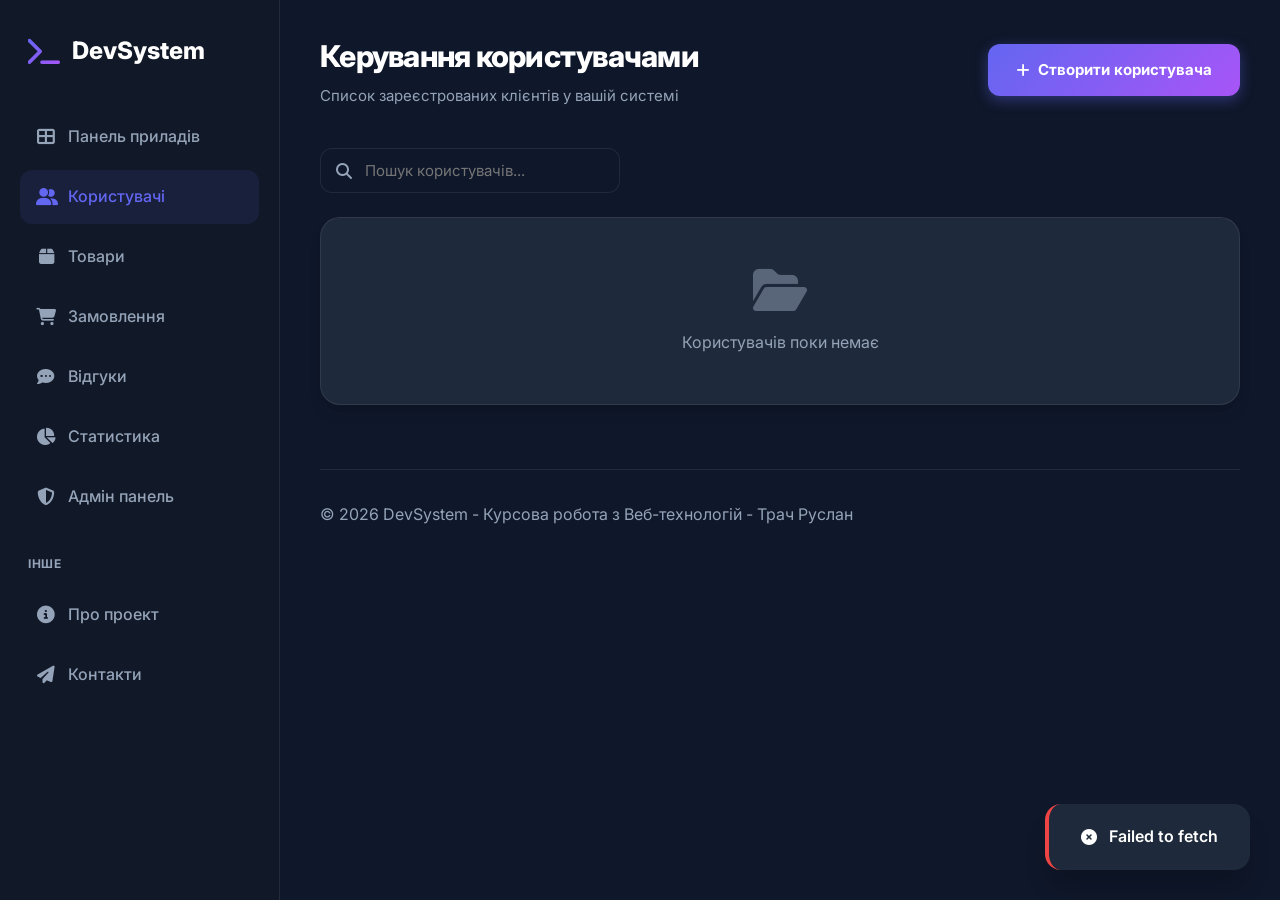
<file: src/main/resources/static/users.html>
<!DOCTYPE html>
<html lang="uk">
<head>
    <meta charset="UTF-8">
    <meta name="viewport" content="width=device-width, initial-scale=1.0">
    <title>DevSystem | Користувачі</title>
    <link rel="stylesheet" href="style.css">
    <link href="https://fonts.googleapis.com/css2?family=Inter:wght@300;400;500;600;700;800&display=swap" rel="stylesheet">
    <link rel="stylesheet" href="https://cdnjs.cloudflare.com/ajax/libs/font-awesome/6.4.0/css/all.min.css">
</head>
<body>
    <div class="app-container">
        <aside class="sidebar" id="sidebar"></aside>

        <main class="main-content">
            <header>
                <div class="page-title animate">
                    <h1>Керування користувачами</h1>
                    <p>Список зареєстрованих клієнтів у вашій системі</p>
                </div>
                <div class="header-actions animate">
                    <a href="create-user.html" class="btn btn-primary">
                        <i class="fas fa-plus"></i> Створити користувача
                    </a>
                </div>
            </header>

            <div class="search-container animate">
                <i class="fas fa-search"></i>
                <input type="text" id="search-users" placeholder="Пошук користувачів...">
            </div>

            <div class="table-container animate" id="users-container">
                <table>
                    <thead>
                        <tr>
                            <th>ID</th>
                            <th>Ім'я</th>
                            <th>Email</th>
                            <th>Телефон</th>
                            <th>Вік</th>
                            <th>Дії</th>
                        </tr>
                    </thead>
                    <tbody id="users-table">
                        <!-- Дані завантажуються через app.js -->
                        <tr>
                            <td colspan="6" style="text-align: center; padding: 2rem; color: var(--text-muted);">
                                <i class="fas fa-spinner fa-spin"></i> Завантаження даних...
                            </td>
                        </tr>
                    </tbody>
                </table>
            </div>

            <footer style="margin-top: 4rem; padding-top: 2rem; border-top: 1px solid var(--border); color: var(--text-muted);">
                <p>&copy; 2026 DevSystem - Курсова робота з Веб-технологій - Трач Руслан</p>
            </footer>
        </main>
    </div>

    <div id="notification"></div>
    <script src="app.js"></script>
</body>
</html>
</file>
<file: src/main/resources/static/style.css>
:root {
    --primary: #6366f1;
    --primary-dark: #4f46e5;
    --primary-light: rgba(99, 102, 241, 0.1);
    --secondary: #a855f7;
    --accent: #f43f5e;
    --success: #10b981;
    --warning: #f59e0b;
    --danger: #ef4444;
    
    --bg-body: #0f172a;
    --bg-card: #1e293b;
    --bg-sidebar: #111827;
    
    --text-main: #f8fafc;
    --text-muted: #94a3b8;
    --text-inverse: #0f172a;
    
    --border: rgba(255, 255, 255, 0.08);
    --input-bg: #0f172a;
    
    --shadow-sm: 0 1px 2px 0 rgba(0, 0, 0, 0.05);
    --shadow: 0 10px 15px -3px rgba(0, 0, 0, 0.1), 0 4px 6px -2px rgba(0, 0, 0, 0.05);
    --shadow-lg: 0 20px 25px -5px rgba(0, 0, 0, 0.2), 0 10px 10px -5px rgba(0, 0, 0, 0.1);
    
    --glass: rgba(30, 41, 59, 0.7);
    --glass-border: rgba(255, 255, 255, 0.05);
    
    --gradient: linear-gradient(135deg, #6366f1 0%, #a855f7 100%);
    --gradient-hover: linear-gradient(135deg, #4f46e5 0%, #9333ea 100%);
    
    --radius-sm: 8px;
    --radius-md: 12px;
    --radius-lg: 20px;
    --radius-xl: 28px;
    
    --premium-blue: linear-gradient(135deg, #6366f1 0%, #3b82f6 100%);
    --premium-purple: linear-gradient(135deg, #a855f7 0%, #7c3aed 100%);
    --premium-rose: linear-gradient(135deg, #f43f5e 0%, #fb7185 100%);
}

.bg-glow {
    position: fixed;
    top: 0;
    left: 0;
    width: 100%;
    height: 100%;
    background: radial-gradient(circle at 50% -20%, rgba(99, 102, 241, 0.15), transparent 70%),
                radial-gradient(circle at 0% 100%, rgba(168, 85, 247, 0.1), transparent 50%);
    z-index: -1;
    pointer-events: none;
}

/* Typography & General */
.premium-title {
    font-size: 2.5rem;
    font-weight: 800;
    letter-spacing: -0.02em;
    background: linear-gradient(to bottom, #fff 40%, #94a3b8 100%);
    -webkit-background-clip: text;
    -webkit-text-fill-color: transparent;
}

.text-gradient {
    background: var(--gradient);
    -webkit-background-clip: text;
    -webkit-text-fill-color: transparent;
}

/* Buttons Expanded */
.btn-lg {
    padding: 0.8rem 1.8rem;
    font-size: 1rem;
    font-weight: 600;
}

.btn-round {
    width: 42px;
    height: 42px;
    padding: 0;
    display: flex;
    align-items: center;
    justify-content: center;
    border-radius: 50%;
}

.btn-glass {
    background: rgba(255, 255, 255, 0.05);
    backdrop-filter: blur(10px);
    border: 1px solid rgba(255, 255, 255, 0.1);
    color: white;
}

.btn-glass:hover {
    background: rgba(255, 255, 255, 0.1);
    border-color: rgba(255, 255, 255, 0.2);
}

.btn-icon {
    background: transparent;
    border: none;
    color: var(--text-muted);
    padding: 0.4rem 0.8rem;
    font-size: 0.85rem;
    font-weight: 600;
    cursor: pointer;
    border-radius: var(--radius-sm);
    transition: all 0.3s ease;
}

.btn-icon.active {
    background: var(--primary-light);
    color: var(--primary);
}

/* User Profile Header */
.profile-pill {
    display: flex;
    align-items: center;
    gap: 0.75rem;
    background: var(--bg-card);
    padding: 0.4rem 1rem 0.4rem 0.4rem;
    border-radius: 100px;
    border: 1px solid var(--border);
}

.avatar-sm {
    width: 32px;
    height: 32px;
    border-radius: 50%;
}

.notification-dot {
    position: absolute;
    top: 8px;
    right: 8px;
    width: 8px;
    height: 8px;
    background: var(--accent);
    border-radius: 50%;
    border: 2px solid var(--bg-body);
}

/* Hero Premium */
.hero-premium {
    display: grid;
    grid-template-columns: 1.2fr 0.8fr;
    gap: 2rem;
    background: linear-gradient(135deg, rgba(30, 41, 59, 0.4) 0%, rgba(15, 23, 42, 0.4) 100%);
    backdrop-filter: blur(10px);
    border: 1px solid var(--glass-border);
    border-radius: var(--radius-xl);
    padding: 3.5rem;
    margin-bottom: 2.5rem;
    position: relative;
    overflow: hidden;
}

.hero-premium::before {
    content: '';
    position: absolute;
    top: -50%;
    right: -20%;
    width: 400px;
    height: 400px;
    background: radial-gradient(circle, rgba(99, 102, 241, 0.15) 0%, transparent 70%);
    z-index: 0;
}

.hero-content {
    position: relative;
    z-index: 1;
}

.hero-premium h2 {
    font-size: 3.2rem;
    line-height: 1.1;
    margin-bottom: 1.5rem;
    font-weight: 800;
}

.hero-premium p {
    font-size: 1.2rem;
    color: var(--text-muted);
    max-width: 550px;
    margin-bottom: 2.5rem;
}

.hero-visual {
    position: relative;
    display: flex;
    justify-content: center;
    align-items: center;
}

.floating-card {
    position: absolute;
    width: 60px;
    height: 60px;
    background: var(--glass);
    backdrop-filter: blur(10px);
    border: 1px solid var(--glass-border);
    border-radius: 16px;
    display: flex;
    align-items: center;
    justify-content: center;
    font-size: 1.5rem;
    color: white;
    box-shadow: var(--shadow-lg);
    animation: float 6s ease-in-out infinite;
}

.floating-card.c1 { top: 10%; left: 20%; animation-delay: 0s; color: var(--primary); }
.floating-card.c2 { bottom: 20%; right: 10%; animation-delay: 2s; color: var(--secondary); }
.floating-card.c3 { top: 40%; right: 30%; animation-delay: 4s; color: var(--success); }

@keyframes float {
    0%, 100% { transform: translateY(0) rotate(0); }
    50% { transform: translateY(-20px) rotate(10deg); }
}

/* Stats Grid Premium */
.stats-grid-premium {
    display: grid;
    grid-template-columns: repeat(auto-fit, minmax(280px, 1fr));
    gap: 1.5rem;
    margin-bottom: 2.5rem;
}

.stat-card-premium {
    background: var(--bg-card);
    border: 1px solid var(--border);
    border-radius: var(--radius-lg);
    padding: 1.8rem;
    position: relative;
    transition: all 0.4s cubic-bezier(0.175, 0.885, 0.32, 1.275);
    overflow: hidden;
}

.stat-card-premium:hover {
    transform: translateY(-10px);
    border-color: rgba(255, 255, 255, 0.15);
    box-shadow: var(--shadow-lg);
}

.stat-card-premium.g-blue:hover { box-shadow: 0 20px 25px -5px rgba(99, 102, 241, 0.2); }
.stat-card-premium.g-purple:hover { box-shadow: 0 20px 25px -5px rgba(168, 85, 247, 0.2); }
.stat-card-premium.g-rose:hover { box-shadow: 0 20px 25px -5px rgba(244, 63, 94, 0.2); }

.stat-header {
    display: flex;
    justify-content: space-between;
    align-items: center;
    margin-bottom: 1.5rem;
}

.stat-icon-wrap {
    width: 48px;
    height: 48px;
    border-radius: 14px;
    display: flex;
    align-items: center;
    justify-content: center;
    font-size: 1.25rem;
}

.g-blue .stat-icon-wrap { background: rgba(99, 102, 241, 0.1); color: #6366f1; }
.g-purple .stat-icon-wrap { background: rgba(168, 85, 247, 0.1); color: #a855f7; }
.g-rose .stat-icon-wrap { background: rgba(244, 63, 94, 0.1); color: #f43f5e; }

.stat-trend {
    font-size: 0.85rem;
    font-weight: 700;
    padding: 0.25rem 0.6rem;
    border-radius: 100px;
}

.stat-trend.positive {
    background: rgba(16, 185, 129, 0.1);
    color: var(--success);
}

.stat-body h3 {
    font-size: 1rem;
    color: var(--text-muted);
    font-weight: 500;
    margin-bottom: 0.5rem;
}

.stat-body .value {
    font-size: 2.2rem;
    font-weight: 800;
    color: white;
}

.stat-footer {
    margin-top: 1.5rem;
}

.progress-bar {
    height: 6px;
    background: rgba(255, 255, 255, 0.05);
    border-radius: 100px;
    overflow: hidden;
}

.progress {
    height: 100%;
    border-radius: 100px;
}

.g-blue .progress { background: var(--premium-blue); }
.g-purple .progress { background: var(--premium-purple); }
.g-rose .progress { background: var(--premium-rose); }

/* Dashboard Grid */
.dashboard-grid {
    display: grid;
    grid-template-columns: 2fr 1fr;
    gap: 1.5rem;
}

.glass-card {
    background: rgba(30, 41, 59, 0.5);
    backdrop-filter: blur(10px);
    border: 1px solid var(--glass-border);
}

.card-header-flex {
    display: flex;
    justify-content: space-between;
    align-items: center;
    margin-bottom: 2rem;
}

.chart-container-large {
    height: 350px;
    position: relative;
}

.quick-actions-grid {
    display: grid;
    grid-template-columns: 1fr 1fr;
    gap: 1rem;
    margin-top: 1.5rem;
}

.action-item {
    display: flex;
    flex-direction: column;
    align-items: center;
    gap: 0.8rem;
    padding: 1.2rem;
    background: rgba(255, 255, 255, 0.03);
    border: 1px solid rgba(255, 255, 255, 0.05);
    border-radius: var(--radius-md);
    transition: all 0.3s ease;
}

.action-item:hover {
    background: rgba(255, 255, 255, 0.08);
    transform: translateY(-5px);
}

.action-icon {
    width: 44px;
    height: 44px;
    border-radius: 12px;
    display: flex;
    align-items: center;
    justify-content: center;
    font-size: 1.2rem;
}

.action-item span {
    font-size: 0.85rem;
    font-weight: 500;
    color: var(--text-muted);
}

.premium-banner {
    margin-top: 2rem;
    padding: 1.5rem;
    background: var(--gradient);
    border-radius: var(--radius-lg);
    color: white;
    text-align: center;
}

.premium-banner h4 {
    font-size: 1.1rem;
    margin-bottom: 0.5rem;
}

.premium-banner p {
    font-size: 0.85rem;
    margin-bottom: 1.2rem;
    opacity: 0.9;
}

.premium-banner .btn {
    background: white;
    color: var(--primary);
    border: none;
}

/* Modern Card Icons */
.card-icon-modern {
    width: 56px;
    height: 56px;
    background: var(--gradient);
    border-radius: 18px;
    display: flex;
    align-items: center;
    justify-content: center;
    font-size: 1.5rem;
    color: white;
    margin-bottom: 1.5rem;
    box-shadow: 0 10px 15px -3px rgba(99, 102, 241, 0.3);
}

.hover-lift:hover {
    transform: translateY(-8px);
}

/* Responsive Fixes */
@media (max-width: 1200px) {
    .dashboard-grid { grid-template-columns: 1fr; }
    .hero-premium { padding: 2.5rem; }
    .hero-premium h2 { font-size: 2.5rem; }
}

@media (max-width: 768px) {
    .hero-premium { grid-template-columns: 1fr; text-align: center; }
    .hero-visual { display: none; }
    .hero-content p { margin-inline: auto; }
    .hero-actions { justify-content: center; }
}

* {
    margin: 0;
    padding: 0;
    box-sizing: border-box;
}

body {
    font-family: 'Inter', sans-serif;
    background-color: var(--bg-body);
    color: var(--text-main);
    line-height: 1.6;
    overflow-x: hidden;
}

a {
    text-decoration: none;
    color: inherit;
    transition: all 0.2s ease;
}

ul {
    list-style: none;
}

/* Animations */
@keyframes fadeIn {
    from { opacity: 0; transform: translateY(10px); }
    to { opacity: 1; transform: translateY(0); }
}

.animate {
    animation: fadeIn 0.5s ease forwards;
}

/* Layout */
.app-container {
    display: flex;
    min-height: 100vh;
}

/* Sidebar */
.sidebar {
    width: 280px;
    background: var(--bg-sidebar);
    color: #f1f5f9;
    padding: 2rem 1.25rem;
    position: fixed;
    height: 100vh;
    z-index: 1000;
    transition: all 0.3s cubic-bezier(0.4, 0, 0.2, 1);
    border-right: 1px solid var(--border);
}

.sidebar-toggle {
    display: none;
    position: fixed;
    top: 1.25rem;
    left: 1.25rem;
    z-index: 1001;
    background: var(--primary);
    color: white;
    border: none;
    width: 45px;
    height: 45px;
    border-radius: 12px;
    cursor: pointer;
    box-shadow: var(--shadow-lg);
    font-size: 1.2rem;
}

.logo {
    display: flex;
    align-items: center;
    gap: 12px;
    font-size: 1.5rem;
    font-weight: 800;
    margin-bottom: 2.5rem;
    color: white;
    padding: 0 0.5rem;
}

.logo i {
    background: var(--gradient);
    -webkit-background-clip: text;
    -webkit-text-fill-color: transparent;
    font-size: 1.8rem;
}

.nav-menu {
    display: flex;
    flex-direction: column;
    gap: 0.4rem;
}

.nav-link {
    display: flex;
    align-items: center;
    gap: 12px;
    padding: 0.875rem 1rem;
    border-radius: var(--radius-md);
    color: var(--text-muted);
    font-weight: 500;
    transition: all 0.2s ease;
}

.nav-link i {
    width: 20px;
    text-align: center;
    font-size: 1.1rem;
}

.nav-link:hover {
    background: rgba(255, 255, 255, 0.05);
    color: white;
}

.nav-link.active {
    background: var(--primary-light);
    color: var(--primary);
}

/* Main Content */
.main-content {
    flex: 1;
    margin-left: 280px;
    padding: 2rem 2.5rem;
    width: calc(100% - 280px);
    transition: all 0.3s ease;
}

header {
    margin-bottom: 2.5rem;
    display: flex;
    justify-content: space-between;
    align-items: center;
    gap: 1rem;
}

.page-title h1 {
    font-size: 1.875rem;
    font-weight: 800;
    color: white;
    letter-spacing: -0.025em;
    margin-bottom: 0.25rem;
}

.page-title p {
    color: var(--text-muted);
    font-size: 0.9375rem;
}

/* Hero Section */
.hero {
    background: var(--gradient);
    padding: 3.5rem 2.5rem;
    border-radius: var(--radius-xl);
    color: white;
    text-align: left;
    margin-bottom: 2.5rem;
    position: relative;
    overflow: hidden;
    box-shadow: var(--shadow-lg);
}

.hero::after {
    content: '';
    position: absolute;
    top: -20%;
    right: -5%;
    width: 300px;
    height: 300px;
    background: radial-gradient(circle, rgba(255,255,255,0.2) 0%, transparent 70%);
    border-radius: 50%;
}

.hero h2 {
    font-size: 2.25rem;
    margin-bottom: 1rem;
    max-width: 600px;
    font-weight: 800;
    line-height: 1.2;
}

.hero p {
    font-size: 1.05rem;
    opacity: 0.9;
    max-width: 500px;
    margin-bottom: 2rem;
}

/* Stats Cards */
.stats-grid {
    display: grid;
    grid-template-columns: repeat(auto-fit, minmax(240px, 1fr));
    gap: 1.5rem;
    margin-bottom: 2.5rem;
}

.stat-card {
    background: var(--bg-card);
    padding: 1.5rem;
    border-radius: var(--radius-lg);
    border: 1px solid var(--border);
    display: flex;
    align-items: center;
    gap: 1.25rem;
    transition: transform 0.3s ease, box-shadow 0.3s ease;
}

.stat-card:hover {
    transform: translateY(-5px);
    box-shadow: var(--shadow-lg);
    border-color: rgba(99, 102, 241, 0.4);
}

.stat-icon {
    width: 52px;
    height: 52px;
    border-radius: 14px;
    display: flex;
    align-items: center;
    justify-content: center;
    font-size: 1.25rem;
}

.stat-info h3 {
    font-size: 0.875rem;
    color: var(--text-muted);
    font-weight: 500;
    margin-bottom: 0.25rem;
}

.stat-info .value {
    font-size: 1.5rem;
    font-weight: 700;
    color: white;
}

/* Grid for general content */
.grid {
    display: grid;
    grid-template-columns: repeat(auto-fill, minmax(320px, 1fr));
    gap: 1.5rem;
}

.card {
    background: var(--bg-card);
    padding: 1.75rem;
    border-radius: var(--radius-lg);
    border: 1px solid var(--border);
    transition: all 0.3s cubic-bezier(0.4, 0, 0.2, 1);
}

.card:hover {
    transform: translateY(-8px);
    border-color: rgba(99, 102, 241, 0.4);
    box-shadow: var(--shadow-lg);
}

.card-title {
    font-size: 1.25rem;
    font-weight: 700;
    margin-bottom: 1rem;
    color: white;
}

/* Buttons */
.btn {
    display: inline-flex;
    align-items: center;
    justify-content: center;
    gap: 8px;
    padding: 0.75rem 1.5rem;
    border-radius: var(--radius-md);
    font-weight: 600;
    cursor: pointer;
    transition: all 0.2s ease;
    border: none;
    font-size: 0.9375rem;
}

.btn-primary {
    background: var(--gradient);
    color: white;
    box-shadow: 0 4px 14px 0 rgba(99, 102, 241, 0.39);
}

.btn-primary:hover {
    box-shadow: 0 6px 20px rgba(99, 102, 241, 0.45);
    transform: translateY(-1px);
}

.btn-outline {
    background: transparent;
    border: 1px solid var(--border);
    color: var(--text-main);
}

.btn-outline:hover {
    background: rgba(255, 255, 255, 0.05);
    border-color: var(--text-muted);
}

.btn-danger {
    background: rgba(239, 68, 68, 0.1);
    color: var(--danger);
}

.btn-danger:hover {
    background: var(--danger);
    color: white;
}

.btn-sm {
    padding: 0.5rem 1rem;
    font-size: 0.8125rem;
}

/* Tables */
.table-container {
    background: var(--bg-card);
    border-radius: var(--radius-lg);
    border: 1px solid var(--border);
    overflow: hidden;
    margin-top: 1.5rem;
}

table {
    width: 100%;
    border-collapse: collapse;
}

th {
    text-align: left;
    padding: 1rem 1.5rem;
    background: rgba(255, 255, 255, 0.05);
    font-size: 0.8125rem;
    font-weight: 600;
    text-transform: uppercase;
    letter-spacing: 0.05em;
    color: var(--text-muted);
    border-bottom: 1px solid var(--border);
}

td {
    padding: 1rem 1.5rem;
    border-bottom: 1px solid var(--border);
    font-size: 0.9375rem;
}

tr:last-child td {
    border-bottom: none;
}

tr:hover td {
    background: rgba(255, 255, 255, 0.01);
}

/* Badges */
.badge {
    padding: 4px 10px;
    border-radius: 6px;
    font-size: 0.75rem;
    font-weight: 600;
}

.badge-new { background: rgba(16, 185, 129, 0.1); color: var(--success); }

/* Forms */
.form-group {
    margin-bottom: 1.5rem;
}

.form-group label {
    display: block;
    margin-bottom: 0.5rem;
    font-size: 0.875rem;
    font-weight: 500;
    color: var(--text-muted);
}

input, select, textarea {
    width: 100%;
    padding: 0.75rem 1rem;
    background: var(--input-bg);
    border: 1px solid var(--border);
    border-radius: var(--radius-md);
    color: white;
    font-family: inherit;
    font-size: 0.9375rem;
    transition: all 0.2s ease;
}

input:focus, select:focus, textarea:focus {
    outline: none;
    border-color: var(--primary);
    box-shadow: 0 0 0 3px rgba(99, 102, 241, 0.1);
}

/* Modal */
.modal-overlay {
    position: fixed;
    inset: 0;
    background: rgba(0, 0, 0, 0.75);
    backdrop-filter: blur(4px);
    display: flex;
    align-items: center;
    justify-content: center;
    z-index: 2000;
    opacity: 0;
    visibility: hidden;
    transition: all 0.3s ease;
}

.modal-overlay.show {
    opacity: 1;
    visibility: visible;
}

.modal-content {
    background: var(--bg-card);
    width: 90%;
    max-width: 450px;
    border-radius: var(--radius-lg);
    padding: 2rem;
    border: 1px solid var(--border);
    transform: scale(0.9);
    transition: all 0.3s cubic-bezier(0.34, 1.56, 0.64, 1);
}

.modal-overlay.show .modal-content {
    transform: scale(1);
}

/* Toast */
#notification {
    position: fixed;
    bottom: 2rem;
    right: 2rem;
    padding: 1rem 1.5rem;
    border-radius: var(--radius-md);
    background: var(--bg-card);
    color: white;
    display: flex;
    align-items: center;
    gap: 12px;
    box-shadow: var(--shadow-lg);
    transform: translateX(120%);
    transition: transform 0.3s cubic-bezier(0.4, 0, 0.2, 1);
    z-index: 3000;
    border-left: 4px solid var(--primary);
}

#notification.show {
    transform: translateX(0);
}

#notification.success { border-left-color: var(--success); }
#notification.error { border-left-color: var(--danger); }

/* Loading Spinner */
.loader-container {
    position: fixed;
    inset: 0;
    background: var(--bg-body);
    display: flex;
    align-items: center;
    justify-content: center;
    z-index: 9999;
}

.loader {
    width: 48px;
    height: 48px;
    border: 5px solid var(--primary-light);
    border-bottom-color: var(--primary);
    border-radius: 50%;
    animation: rotation 1s linear infinite;
}

@keyframes rotation {
    0% { transform: rotate(0deg); }
    100% { transform: rotate(360deg); }
}

/* Footer */
.main-footer {
    margin-top: 5rem;
    padding: 2.5rem 0;
    border-top: 1px solid var(--border);
    display: flex;
    justify-content: space-between;
    align-items: center;
    color: var(--text-muted);
    font-size: 0.875rem;
}

.footer-links {
    display: flex;
    gap: 1.5rem;
}

/* Search Bar */
.search-container {
    position: relative;
    max-width: 300px;
    margin-bottom: 1rem;
}

.search-container i {
    position: absolute;
    left: 1rem;
    top: 50%;
    transform: translateY(-50%);
    color: var(--text-muted);
}

.search-container input {
    padding-left: 2.75rem;
}

/* Responsive */
@media (max-width: 1024px) {
    .sidebar {
        transform: translateX(-100%);
        box-shadow: 20px 0 50px rgba(0,0,0,0.5);
    }
    
    .sidebar.show {
        transform: translateX(0);
    }
    
    .main-content {
        margin-left: 0;
        width: 100%;
        padding: 5.5rem 1.25rem 2rem;
    }
    
    .sidebar-toggle {
        display: flex;
        align-items: center;
        justify-content: center;
    }
    
    .hero {
        padding: 2.5rem 1.5rem;
    }
    
    .hero h2 {
        font-size: 1.75rem;
    }
}

@media (max-width: 640px) {
    header {
        flex-direction: column;
        align-items: flex-start;
    }
    
    .stats-grid {
        grid-template-columns: 1fr;
    }
    
    .main-footer {
        flex-direction: column;
        gap: 1rem;
        text-align: center;
    }
}

/* Utilities */
.text-center { text-align: center; }
.mt-1 { margin-top: 1rem; }
.mt-2 { margin-top: 2rem; }

/* Dashboard Specific */
.user-profile {
    display: flex;
    gap: 12px;
}

.hero-actions {
    display: flex;
    gap: 12px;
}

.stat-icon i {
    font-size: 1.4rem;
}

/* Review Stars */
.stars {
    color: #f59e0b;
    display: flex;
    gap: 4px;
}

/* Empty State */
.empty-state {
    padding: 3rem;
    text-align: center;
    color: var(--text-muted);
}

.empty-state i {
    font-size: 3rem;
    margin-bottom: 1rem;
    opacity: 0.5;
}

/* Chart Container */
.chart-container {
    position: relative;
    height: 300px;
    width: 100%;
}

/* Final Fixes */
/* Final UI Tweaks */
.stat-icon i {
    font-size: 1.25rem;
}

.product-card:hover {
    border-color: var(--primary);
}

#mobile-toggle {
    display: none;
}

@media (max-width: 1024px) {
    #mobile-toggle {
        display: flex;
    }
}

.card-title {
    font-size: 1.25rem;
    font-weight: 700;
    margin-bottom: 0.75rem;
    color: white;
}

/* Table Design */
.table-container {
    background: var(--bg-card);
    border-radius: var(--radius-lg);
    box-shadow: var(--shadow);
    overflow: hidden;
    border: 1px solid var(--border);
}

table {
    width: 100%;
    border-collapse: collapse;
}

th {
    background: #f8fafc;
    padding: 1.25rem 1.5rem;
    text-align: left;
    font-size: 0.75rem;
    font-weight: 700;
    text-transform: uppercase;
    color: #64748b;
    border-bottom: 1px solid var(--border);
}

td {
    padding: 1.25rem 1.5rem;
    border-bottom: 1px solid var(--border);
    font-size: 0.9375rem;
}

tr:last-child td {
    border-bottom: none;
}

tr:hover td {
    background: #f8fafc;
}

/* Form Styling */
.form-container {
    max-width: 700px;
    margin: 0 auto;
    background: white;
    padding: 3rem;
    border-radius: 24px;
    box-shadow: var(--shadow);
}

.form-group {
    margin-bottom: 1.5rem;
}

.form-group label {
    display: block;
    margin-bottom: 0.5rem;
    font-weight: 600;
    font-size: 0.875rem;
    color: #334155;
}

.form-group input, 
.form-group select, 
.form-group textarea {
    width: 100%;
    padding: 0.875rem 1.25rem;
    border: 2px solid #e2e8f0;
    border-radius: 12px;
    font-family: inherit;
    font-size: 1rem;
    transition: all 0.2s;
}

.form-group input:focus {
    outline: none;
    border-color: var(--primary);
    box-shadow: 0 0 0 4px rgba(99, 102, 241, 0.1);
}

/* Button UI */
.btn {
    display: inline-flex;
    align-items: center;
    justify-content: center;
    gap: 8px;
    padding: 0.875rem 1.75rem;
    border-radius: 12px;
    font-weight: 700;
    cursor: pointer;
    transition: all 0.3s;
    border: none;
    font-family: inherit;
    font-size: 0.9375rem;
}

.btn-primary {
    background: var(--gradient);
    color: white;
}

.btn-primary:hover {
    background: var(--gradient-hover);
    transform: translateY(-2px);
    box-shadow: 0 10px 15px -3px rgba(99, 102, 241, 0.4);
}

.btn-danger {
    background: #fee2e2;
    color: #ef4444;
}

.btn-danger:hover {
    background: #ef4444;
    color: white;
}

.btn-outline {
    background: transparent;
    border: 2px solid var(--border);
    color: var(--text-main);
}

.btn-outline:hover {
    background: #f1f5f9;
}

/* Badges */
.badge {
    padding: 0.375rem 0.75rem;
    border-radius: 8px;
    font-size: 0.75rem;
    font-weight: 700;
}

.badge-new { background: #dcfce7; color: #15803d; }
.badge-pending { background: #fef9c3; color: #a16207; }

/* Product Card specific */
.product-card {
    padding: 0;
    overflow: hidden;
}

.product-img {
    height: 200px;
    background: #f1f5f9;
    display: flex;
    align-items: center;
    justify-content: center;
    font-size: 3rem;
    color: #94a3b8;
}

.product-content {
    padding: 1.5rem;
}

.product-price {
    font-size: 1.25rem;
    font-weight: 800;
    color: var(--primary);
    margin: 0.5rem 0;
}

/* Notifications */
#notification {
    position: fixed;
    bottom: 30px;
    right: 30px;
    padding: 1.25rem 2rem;
    border-radius: 16px;
    color: white;
    font-weight: 600;
    box-shadow: 0 20px 25px -5px rgba(0, 0, 0, 0.2);
    transform: translateY(150%);
    transition: transform 0.4s cubic-bezier(0.175, 0.885, 0.32, 1.275);
    z-index: 1000;
    display: flex;
    align-items: center;
    gap: 12px;
}

#notification.show { transform: translateY(0); }
.success { background: #10b981; }
.error { background: #ef4444; }

/* Responsive Adjustments */
@media (max-width: 1200px) {
    .sidebar { width: 100px; padding: 2rem 0.75rem; }
    .logo span, .nav-link span { display: none; }
    .logo { justify-content: center; margin-bottom: 2rem; }
    .nav-link { justify-content: center; padding: 1.25rem; }
    .main-content { margin-left: 100px; width: calc(100% - 100px); }
}

@media (max-width: 768px) {
    .sidebar { transform: translateX(-100%); }
    .main-content { margin-left: 0; width: 100%; padding: 1.5rem; }
    .hero { padding: 3rem 2rem; }
    .hero h2 { font-size: 2rem; }
}

/* Animation */
@keyframes fadeIn {
    from { opacity: 0; transform: translateY(20px); }
    to { opacity: 1; transform: translateY(0); }
}

.animate {
    animation: fadeIn 0.6s ease-out forwards;
}
</file>
